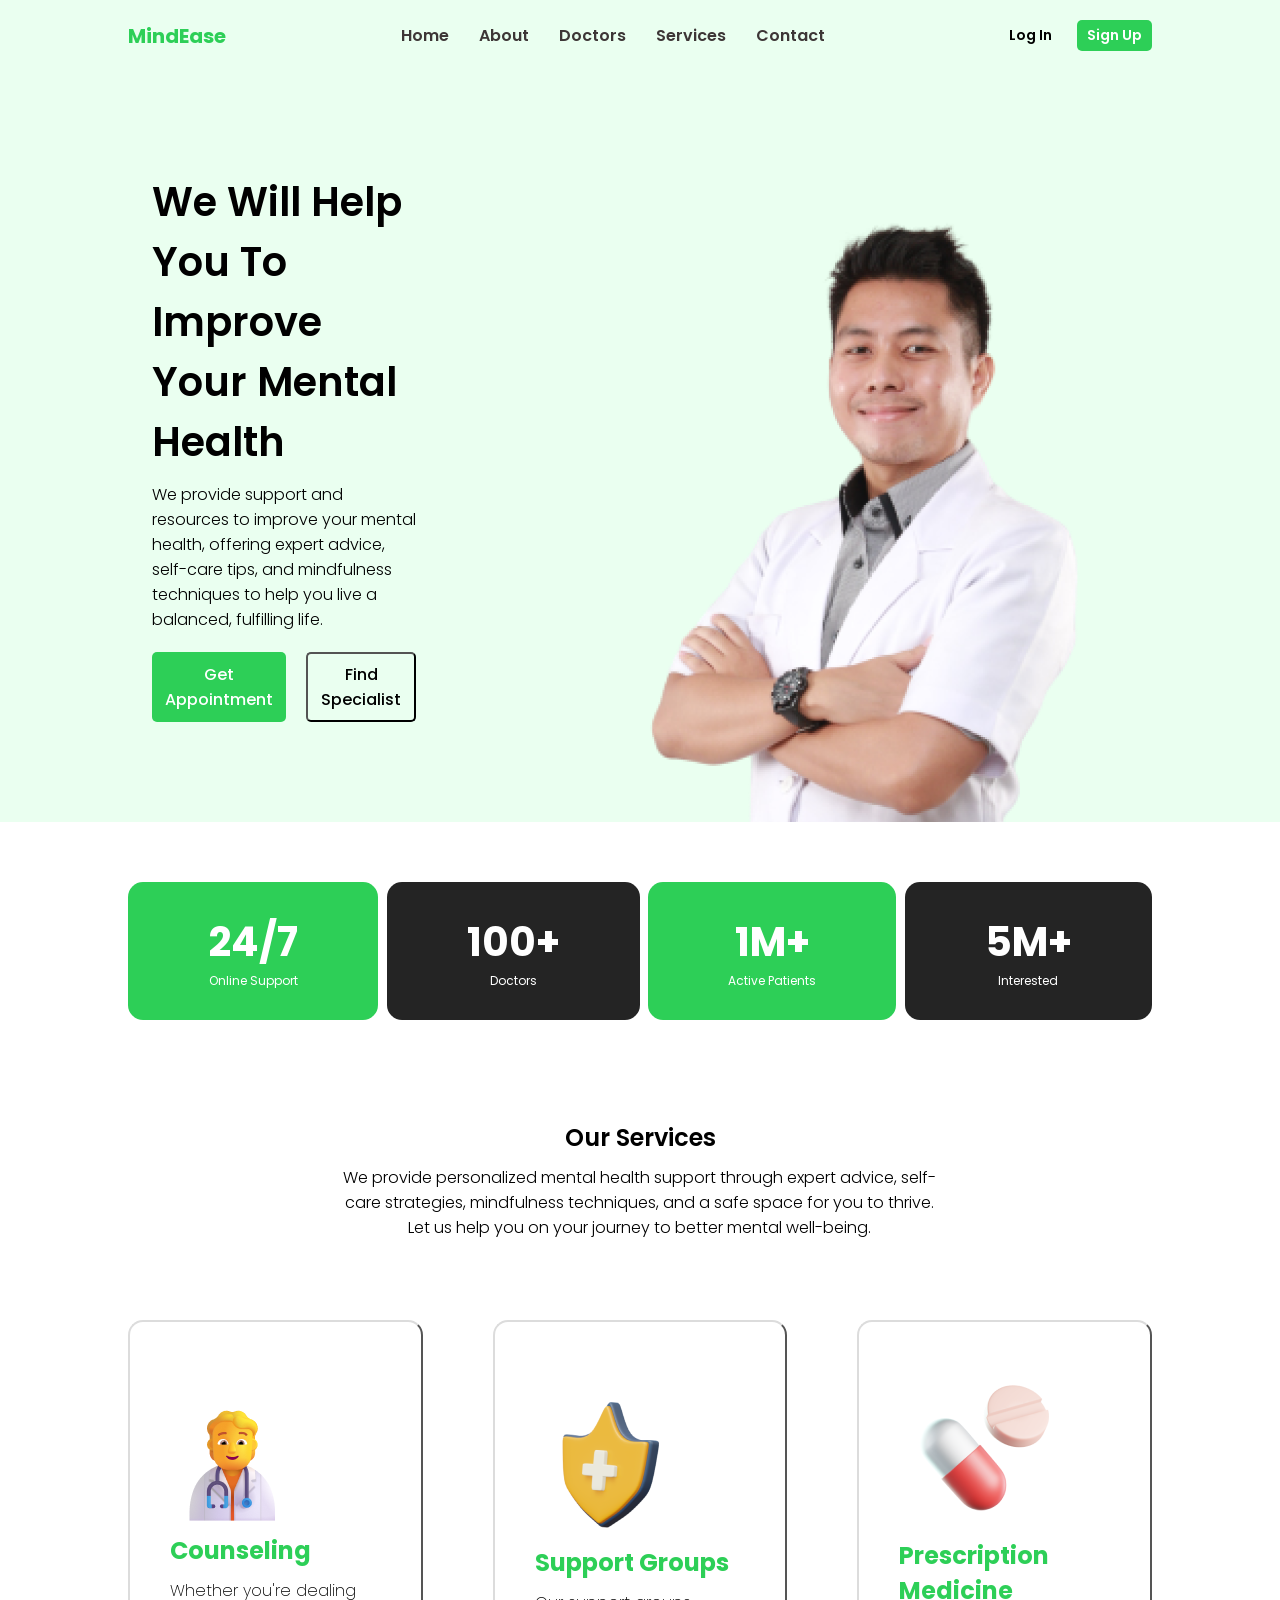
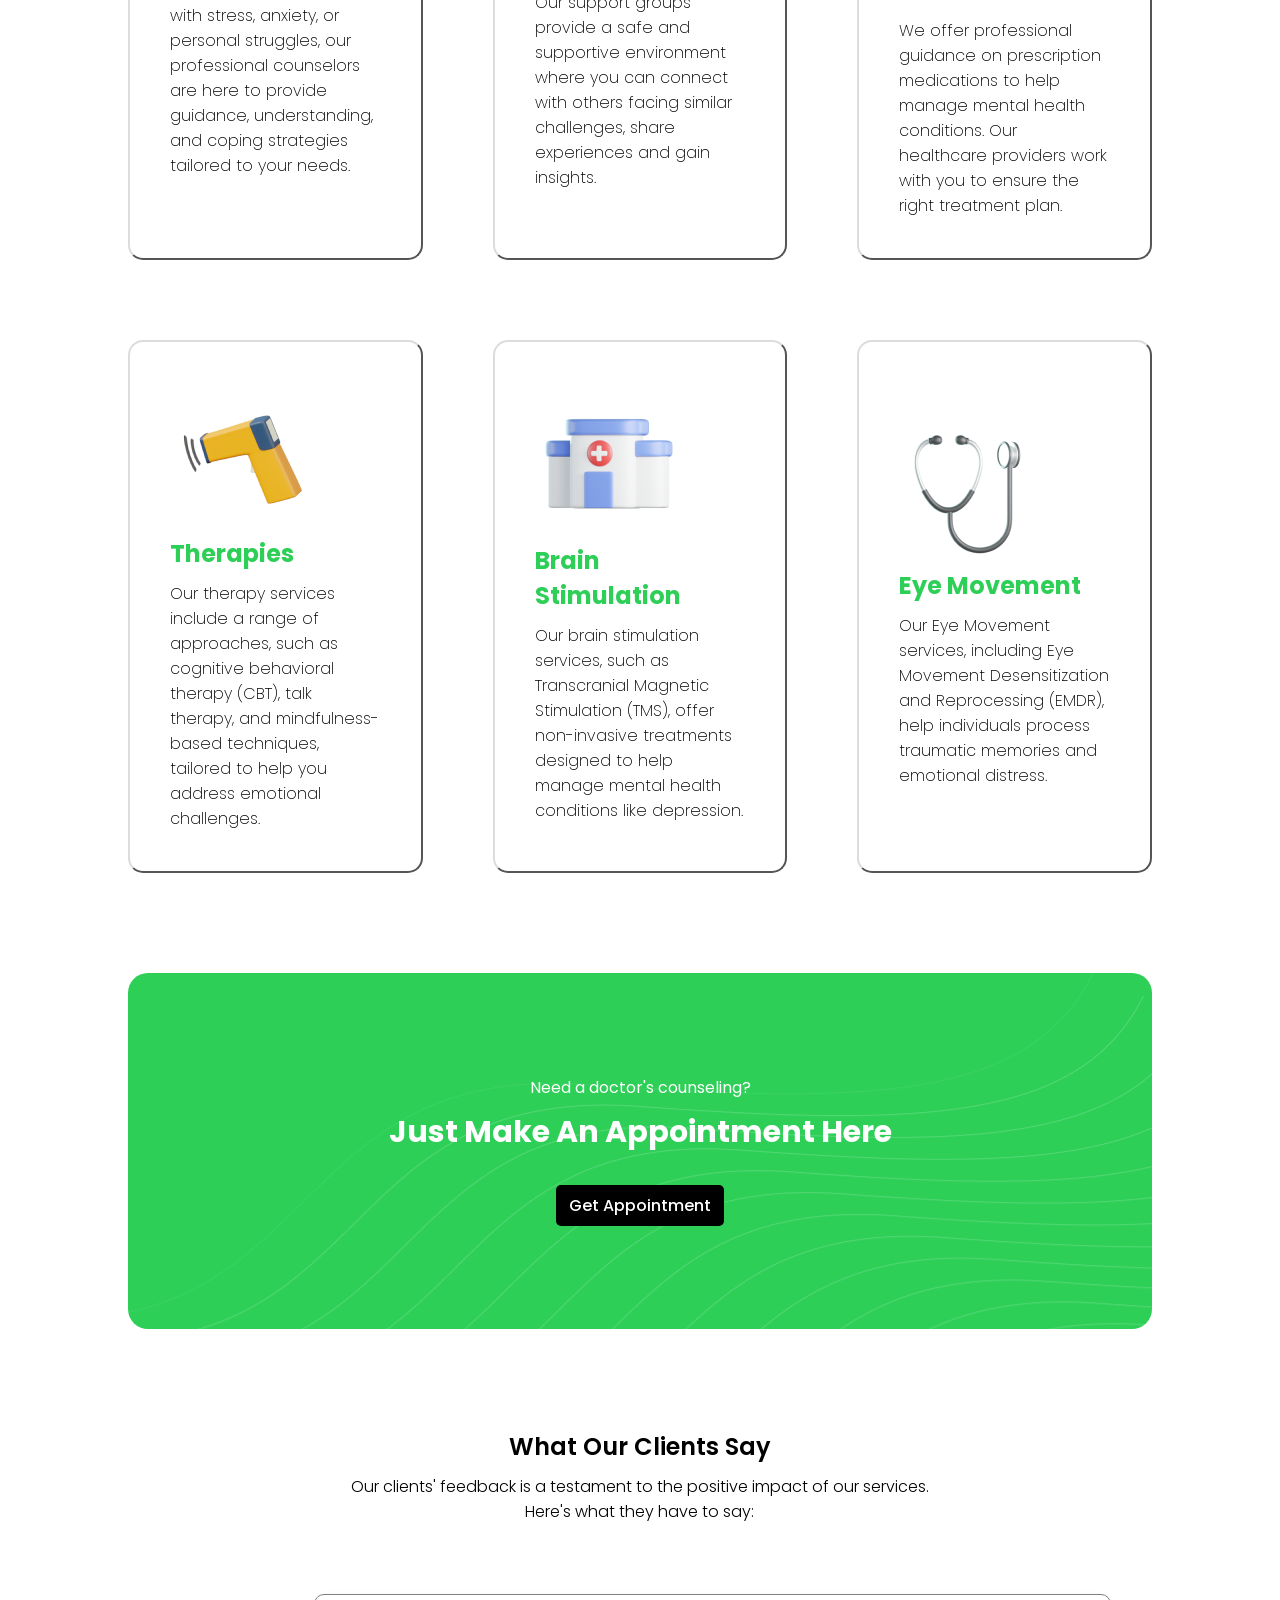
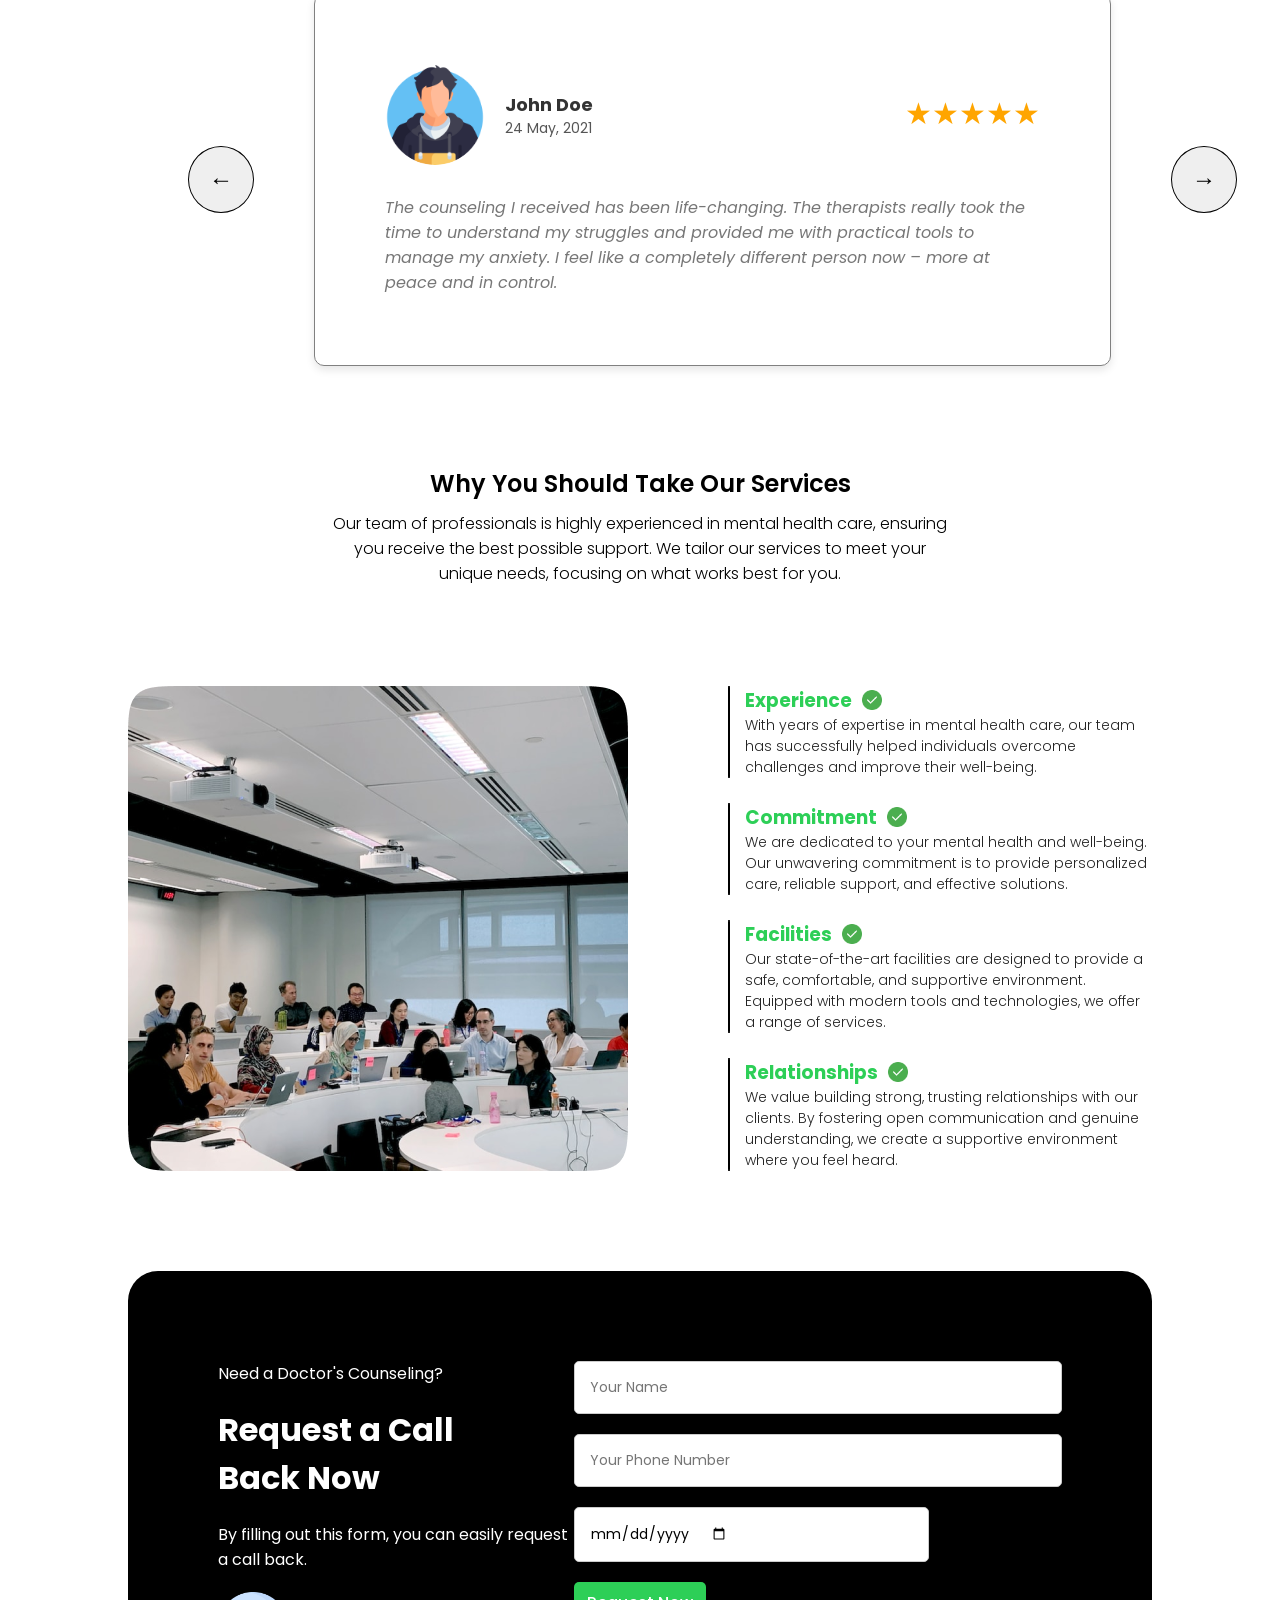
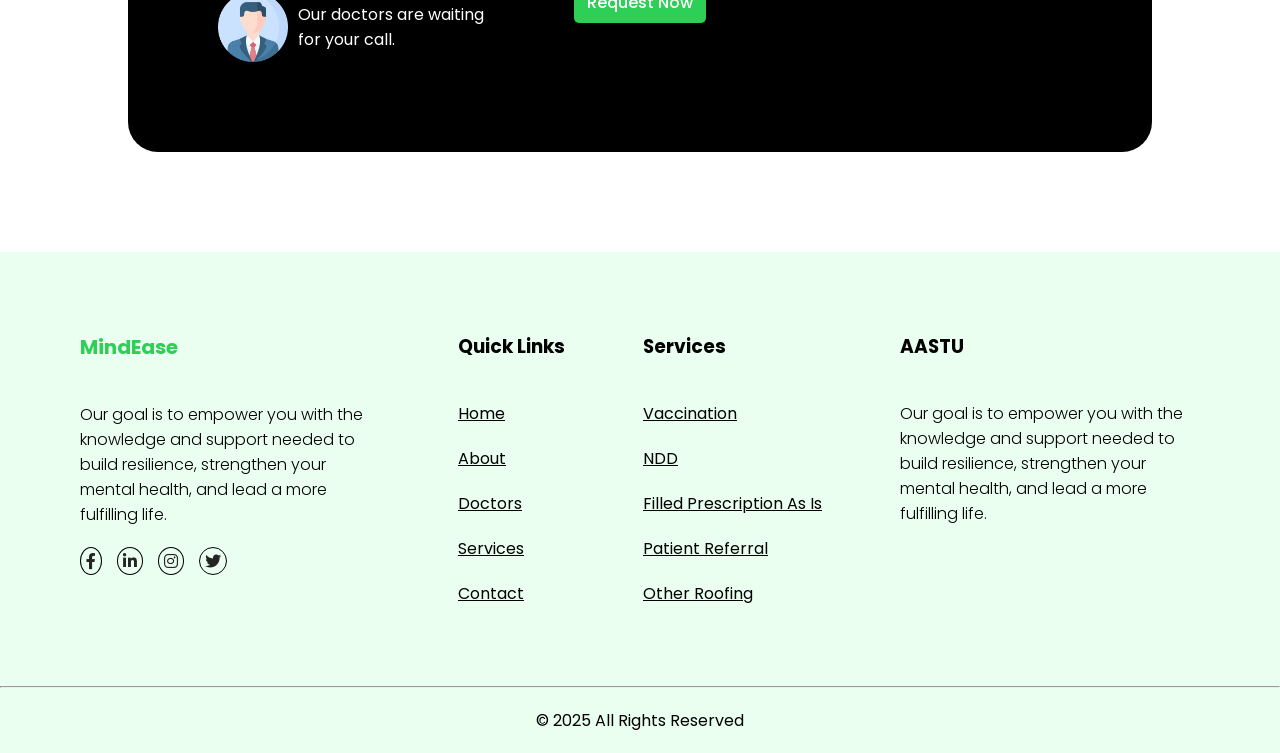
<file: index.html>
<!DOCTYPE html>
<!-- Homepage - shows navigation, hero section, services, reviews, and contact form -->
<html lang="en">

<head>
  <meta charset="UTF-8" />
  <!-- Makes page work on mobile devices -->
  <meta name="viewport" content="width=device-width, initial-scale=1.0" />
  <title>MindEase Mental Health Support</title>
  <!-- Small icon in browser tab -->
  <link rel="icon" href="images/clinic.png" />
  <!-- Link to CSS file -->
  <link rel="stylesheet" href="style.css" />

  <!-- Google Fonts -->
  <link rel="preconnect" href="https://fonts.googleapis.com" />
  <link rel="preconnect" href="https://fonts.gstatic.com" crossorigin />
  <link
    href="https://fonts.googleapis.com/css2?family=Poppins:ital,wght@0,100;0,200;0,300;0,400;0,500;0,600;0,700;0,800;0,900;1,100;1,200;1,300;1,400;1,500;1,600;1,700;1,800;1,900&display=swap"
    rel="stylesheet" />
  <!-- Icons library -->
  <link rel="stylesheet" href="https://cdnjs.cloudflare.com/ajax/libs/font-awesome/6.0.0-beta3/css/all.min.css" />
</head>

<body>
  <div class="container">
    <!-- Navigation bar at the top -->
    <header class="navbar">
      <!-- Logo -->
      <a href="#" class="blu">MindEase</a>
      <!-- Hamburger menu for mobile (3 lines) -->
      <div class="hamburger-menu">
        <span></span>
        <span></span>
        <span></span>
      </div>
      <!-- Navigation links -->
      <div class="navbar-lists">
        <a href="index.html">Home</a>
        <a href="about.html">About</a>
        <a href="doctors.html">Doctors</a>
        <!-- Scrolls to services section -->
        <a href="#our-services">Services</a>
        <!-- Scrolls to contact section -->
        <a href="#our-contact">Contact</a>
      </div>
      <!-- Login buttons -->
      <div class="navbar-btns">
        <button class="login-btn">Log In</button>
        <button class="signup-btn">Sign Up</button>
      </div>
    </header>

    <!-- Hero section - main banner at top -->
    <div class="hero-container">
      <div class="hero">
        <div class="hero-mini-container">
          <!-- Main title -->
          <h1 class="hero-h1">
            We Will Help You To Improve Your Mental Health
          </h1>
          <!-- Description -->
          <p class="hero-p1">
            We provide support and resources to improve your mental health,
            offering expert advice, self-care tips, and mindfulness techniques
            to help you live a balanced, fulfilling life.
          </p>
          <!-- Action buttons -->
          <div class="hero-btns">
            <button class="hero-btn1 signup-trigger">Get Appointment</button>
            <button class="hero-btn2" onclick="window.location.href='doctors.html'">Find Specialist</button>
          </div>
        </div>
        <!-- Hero image -->
        <img class="hero-img" src="images/hero-img.png" alt="Hero Image" />
      </div>
    </div>
  </div>

  <!-- Main content area -->
  <div class="other-sections">
    <!-- Statistics section - shows numbers -->
    <section class="section2">
      <div class="section2-greens">
        <h1 class="section2-h1">24/7</h1>
        <p class="section2-p">Online Support</p>
      </div>
      <div class="section2-blacks">
        <h1 class="section2-h1">100+</h1>
        <p class="section2-p">Doctors</p>
      </div>
      <div class="section2-greens">
        <h1 class="section2-h1">1M+</h1>
        <p class="section2-p">Active Patients</p>
      </div>
      <div class="section2-blacks">
        <h1 class="section2-h1">5M+</h1>
        <p class="section2-p">Interested</p>
      </div>
    </section>

    <!-- Services section - shows what we offer -->
    <section id="our-services" class="services">
      <div class="services-part">
        <h1 class="services-h1">Our Services</h1>
        <p class="services-p1">
          We provide personalized mental health support through expert advice,
          self-care strategies, mindfulness techniques, and a safe space for
          you to thrive. Let us help you on your journey to better mental
          well-being.
        </p>
      </div>

      <!-- First row of services -->
      <div class="services-container">
        <div class="service-card">
          <img class="service-img" src="images/counseling.png" alt="" />
          <h1 class="service-title">Counseling</h1>
          <p class="service-desc">
            Whether you're dealing with stress, anxiety, or personal
            struggles, our professional counselors are here to provide
            guidance, understanding, and coping strategies tailored to your
            needs.
          </p>
        </div>
        <div class="service-card">
          <img src="images/support-groups.png" alt="" />
          <h1 class="service-title">Support Groups</h1>
          <p class="service-desc">
            Our support groups provide a safe and supportive environment where
            you can connect with others facing similar challenges, share
            experiences and gain insights.
          </p>
        </div>
        <div class="service-card">
          <img src="images/prescription-medicine.png" alt="" />
          <h1 class="service-title">Prescription Medicine</h1>
          <p class="service-desc">
            We offer professional guidance on prescription medications to help
            manage mental health conditions. Our healthcare providers work
            with you to ensure the right treatment plan.
          </p>
        </div>
      </div>
      <!-- Second row of services -->
      <div class="services-container">
        <div class="service-card">
          <img class="service-img" src="images/therapies.png" alt="" />
          <h1 class="service-title">Therapies</h1>
          <p class="service-desc">
            Our therapy services include a range of approaches, such as
            cognitive behavioral therapy (CBT), talk therapy, and
            mindfulness-based techniques, tailored to help you address
            emotional challenges.
          </p>
        </div>
        <div class="service-card">
          <img src="images/brain-stimulation.png" alt="" />
          <h1 class="service-title">Brain Stimulation</h1>
          <p class="service-desc">
            Our brain stimulation services, such as Transcranial Magnetic
            Stimulation (TMS), offer non-invasive treatments designed to help
            manage mental health conditions like depression.
          </p>
        </div>
        <div class="service-card">
          <img src="images/eye-movement.png" alt="" />
          <h1 class="service-title">Eye Movement</h1>
          <p class="service-desc">
            Our Eye Movement services, including Eye Movement Desensitization
            and Reprocessing (EMDR), help individuals process traumatic
            memories and emotional distress.
          </p>
        </div>
      </div>
    </section>

    <!-- Appointment section -->
    <section id="our-contact" class="appointment-container">
      <p>Need a doctor's counseling?</p>
      <h1 class="ap-h1">Just Make An Appointment Here</h1>
      <button class="ap-btn signup-trigger">Get Appointment</button>
    </section>

    <!-- Reviews section - shows what clients say -->
    <section>
      <div class="clients-part">
        <h1 class="clients-h1">What Our Clients Say</h1>
        <p class="clients-p1">
          Our clients' feedback is a testament to the positive impact of our
          services. Here's what they have to say:
        </p>
      </div>

      <!-- Review carousel with left/right arrows -->
      <div class="clients-container">
        <!-- Left arrow - go to previous review -->
        <button class="arrow left" onclick="changeCard('left')">
          &#8592;
        </button>

        <!-- Review card - content changes when arrows clicked -->
        <div class="clients-card">
          <div class="card">
            <div class="mini-card">
              <!-- Client photo -->
              <img id="photo" src="images/boy.png" alt="Profile Picture" />
              <div>
                <!-- Client name -->
                <h2 id="name">John Doe</h2>
                <!-- Review date -->
                <p id="date">24 May, 2021</p>
              </div>
            </div>
            <!-- Star rating -->
            <p id="stars">★★★★★</p>
          </div>
          <!-- Review text -->
          <p id="writtenReview">
            The counseling I received has been life-changing. The therapists
            really took the time to understand my struggles and provided me
            with practical tools to manage my anxiety. I feel like a
            completely different person now – more at peace and in control.
          </p>
        </div>

        <!-- Right arrow - go to next review -->
        <button class="arrow right" onclick="changeCard('right')">
          &#8594;
        </button>
      </div>
    </section>

    <!-- Why choose us section - explains benefits -->
    <section>
      <div class="why-part">
        <h1 class="why-h1">Why You Should Take Our Services</h1>
        <p class="why-p1">
          Our team of professionals is highly experienced in mental health
          care, ensuring you receive the best possible support. We tailor our
          services to meet your unique needs, focusing on what works best for
          you.
        </p>
      </div>

      <div class="why-container">
        <!-- Image on left -->
        <img class="meeting-img" src="images/meeting.png" alt="" />

        <!-- List of reasons on right -->
        <div class="why-lists">
          <div>
            <div class="why-reasons">
              <img src="images/line.png" alt="" />
              <div class="inside-why">
                <div class="last-why">
                  <h3 class="why-h3">Experience</h3>
                  <img class="correct-img" src="images/correct.png" alt="" />
                </div>
                <p class="why-p">
                  With years of expertise in mental health care, our team has
                  successfully helped individuals overcome challenges and
                  improve their well-being.
                </p>
              </div>
            </div>
          </div>
          <div>
            <div class="why-reasons">
              <img src="images/line.png" alt="" />
              <div class="inside-why">
                <div class="last-why">
                  <h3 class="why-h3">Commitment</h3>
                  <img class="correct-img" src="images/correct.png" alt="" />
                </div>
                <p class="why-p">
                  We are dedicated to your mental health and well-being. Our
                  unwavering commitment is to provide personalized care,
                  reliable support, and effective solutions.
                </p>
              </div>
            </div>
          </div>
          <div>
            <div class="why-reasons">
              <img src="images/line.png" alt="" />
              <div class="inside-why">
                <div class="last-why">
                  <h3 class="why-h3">Facilities</h3>
                  <img class="correct-img" src="images/correct.png" alt="" />
                </div>
                <p class="why-p">
                  Our state-of-the-art facilities are designed to provide a
                  safe, comfortable, and supportive environment. Equipped with
                  modern tools and technologies, we offer a range of services.
                </p>
              </div>
            </div>
          </div>
          <div>
            <div class="why-reasons">
              <img src="images/line.png" alt="" />
              <div class="inside-why">
                <div class="last-why">
                  <h3 class="why-h3">Relationships</h3>
                  <img class="correct-img" src="images/correct.png" alt="" />
                </div>
                <p class="why-p">
                  We value building strong, trusting relationships with our
                  clients. By fostering open communication and genuine
                  understanding, we create a supportive environment where you
                  feel heard.
                </p>
              </div>
            </div>
          </div>
        </div>
      </div>
    </section>

    <!-- Contact form section -->
    <section>
      <div class="request-section">
        <!-- Left side - form description -->
        <div class="request-left">
          <p>Need a Doctor's Counseling?</p>
          <h1>Request a Call Back Now</h1>
          <p>By filling out this form, you can easily request a call back.</p>
          <div class="doc-request">
            <img class="profile-img" src="images/profile.png" alt="" />
            <p>Our doctors are waiting for your call.</p>
          </div>
        </div>

        <!-- Right side - contact form -->
        <div id="requestFormContainer">
          <form class="request-right" id="requestForm">
            <input type="text" name="name" placeholder="Your Name" class="input" required />
            <input type="number" name="phone" placeholder="Your Phone Number" class="input" required />
            <input type="date" name="date" class="input" required />
            <button type="submit" class="submit-btn">Request Now</button>
          </form>
        </div>
        <div id="requestSuccess">
          <i class="fas fa-check-circle"></i>
          <h3>Thank You!</h3>
          <p>We will call you back shortly.</p>
        </div>
        <div></div>
      </div>
    </section>
  </div>

  <!-- Footer - company info and links -->
  <footer class="footer-container">
    <div class="footer">
      <!-- Company info and social media -->
      <div>
        <a href="#" class="blu">MindEase</a>
        <p class="footer-p1">
          Our goal is to empower you with the knowledge and support needed to
          build resilience, strengthen your mental health, and lead a more
          fulfilling life.
        </p>
        <!-- Social media icons -->
        <div class="links">
          <a href="#" class="social-link">
            <i class="fab fa-facebook-f"></i>
          </a>
          <a href="#" class="social-link">
            <i class="fab fa-linkedin-in"></i>
          </a>
          <a href="#" class="social-link">
            <i class="fab fa-instagram"></i>
          </a>
          <a href="#" class="social-link">
            <i class="fab fa-twitter"></i>
          </a>
        </div>
      </div>
      <!-- Quick links -->
      <div>
        <h3 class="footer-h3">Quick Links</h3>
        <div class="footer-links">
          <a href="index.html">Home</a>
          <a href="about.html">About</a>
          <a href="doctors.html">Doctors</a>
          <a href="#our-services">Services</a>
          <a href="#our-contact">Contact</a>
        </div>
      </div>
      <!-- Services links -->
      <div>
        <h3 class="footer-h3">Services</h3>
        <div class="footer-links">
          <a href="#">Vaccination</a>
          <a href="#">NDD</a>
          <a href="#">Filled Prescription As Is</a>
          <a href="#">Patient Referral</a>
          <a href="#">Other Roofing</a>
        </div>
      </div>
      <!-- Additional info -->
      <div>
        <h3 class="footer-h3">AASTU</h3>
        <p class="footer-p1">
          Our goal is to empower you with the knowledge and support needed to
          build resilience, strengthen your mental health, and lead a more
          fulfilling life.
        </p>
      </div>
    </div>
    <hr />
    <p class="footer-p">&copy; 2025 All Rights Reserved</p>
  </footer>

  <!-- Link to JavaScript file -->
  <script src="main.js"></script>

  <!-- Signup Modal Structure -->
  <div id="signupModal" class="modal-overlay">
    <div class="modal-content">
      <span class="close-btn">&times;</span>

      <!-- Container for the Sign Up Form -->
      <div id="signupFormContainer">
        <h1 class="modal-h1">Sign Up</h1>
        <div id="signupError" class="error-message"></div>
        <form class="modal-form" id="signupForm">
          <input type="text" name="fullname" class="modal-input" placeholder="Full Name" required />
          <input type="number" name="age" class="modal-input" placeholder="Age" required />
          <input type="email" name="email" class="modal-input" placeholder="Email Address" required />
          <input type="tel" name="phone" class="modal-input" placeholder="Phone Number" required />
          <input type="password" name="password" class="modal-input" placeholder="Password" required />
          <input type="password" name="confirm_password" class="modal-input" placeholder="Confirm Password" required />
          <button type="submit" class="modal-submit-btn">Register</button>
        </form>
      </div>

      <!-- Container for the Success Message (Hidden by default) -->
      <div id="signupSuccess" class="success-message">
        <div class="success-icon">
          <i class="fas fa-check-circle"></i>
        </div>
        <h1 class="success-title">Success!</h1>
        <p class="success-text">You have successfully registered.</p>
      </div>
    </div>
  </div>

  <!-- Login Modal Structure -->
  <div id="loginModal" class="modal-overlay">
    <div class="modal-content">
      <span class="close-btn login-close">&times;</span>

      <!-- Container for the Login Form -->
      <div id="loginFormContainer">
        <h1 class="modal-h1">Log In</h1>
        <form class="modal-form" id="loginForm">
          <input type="text" name="email" class="modal-input" placeholder="Patient Name / Email" required />
          <input type="password" name="password" class="modal-input" placeholder="Password" required />
          <button type="submit" class="modal-submit-btn">Log In</button>
        </form>
      </div>

      <!-- Container for the Success Message (Hidden by default) -->
      <div id="loginSuccess" class="success-message">
        <div class="success-icon">
          <i class="fas fa-check-circle"></i>
        </div>
        <h1 class="success-title">Success!</h1>
        <p class="success-text">You have successfully logged in.</p>
      </div>
    </div>
  </div>
</body>

</html>
</file>
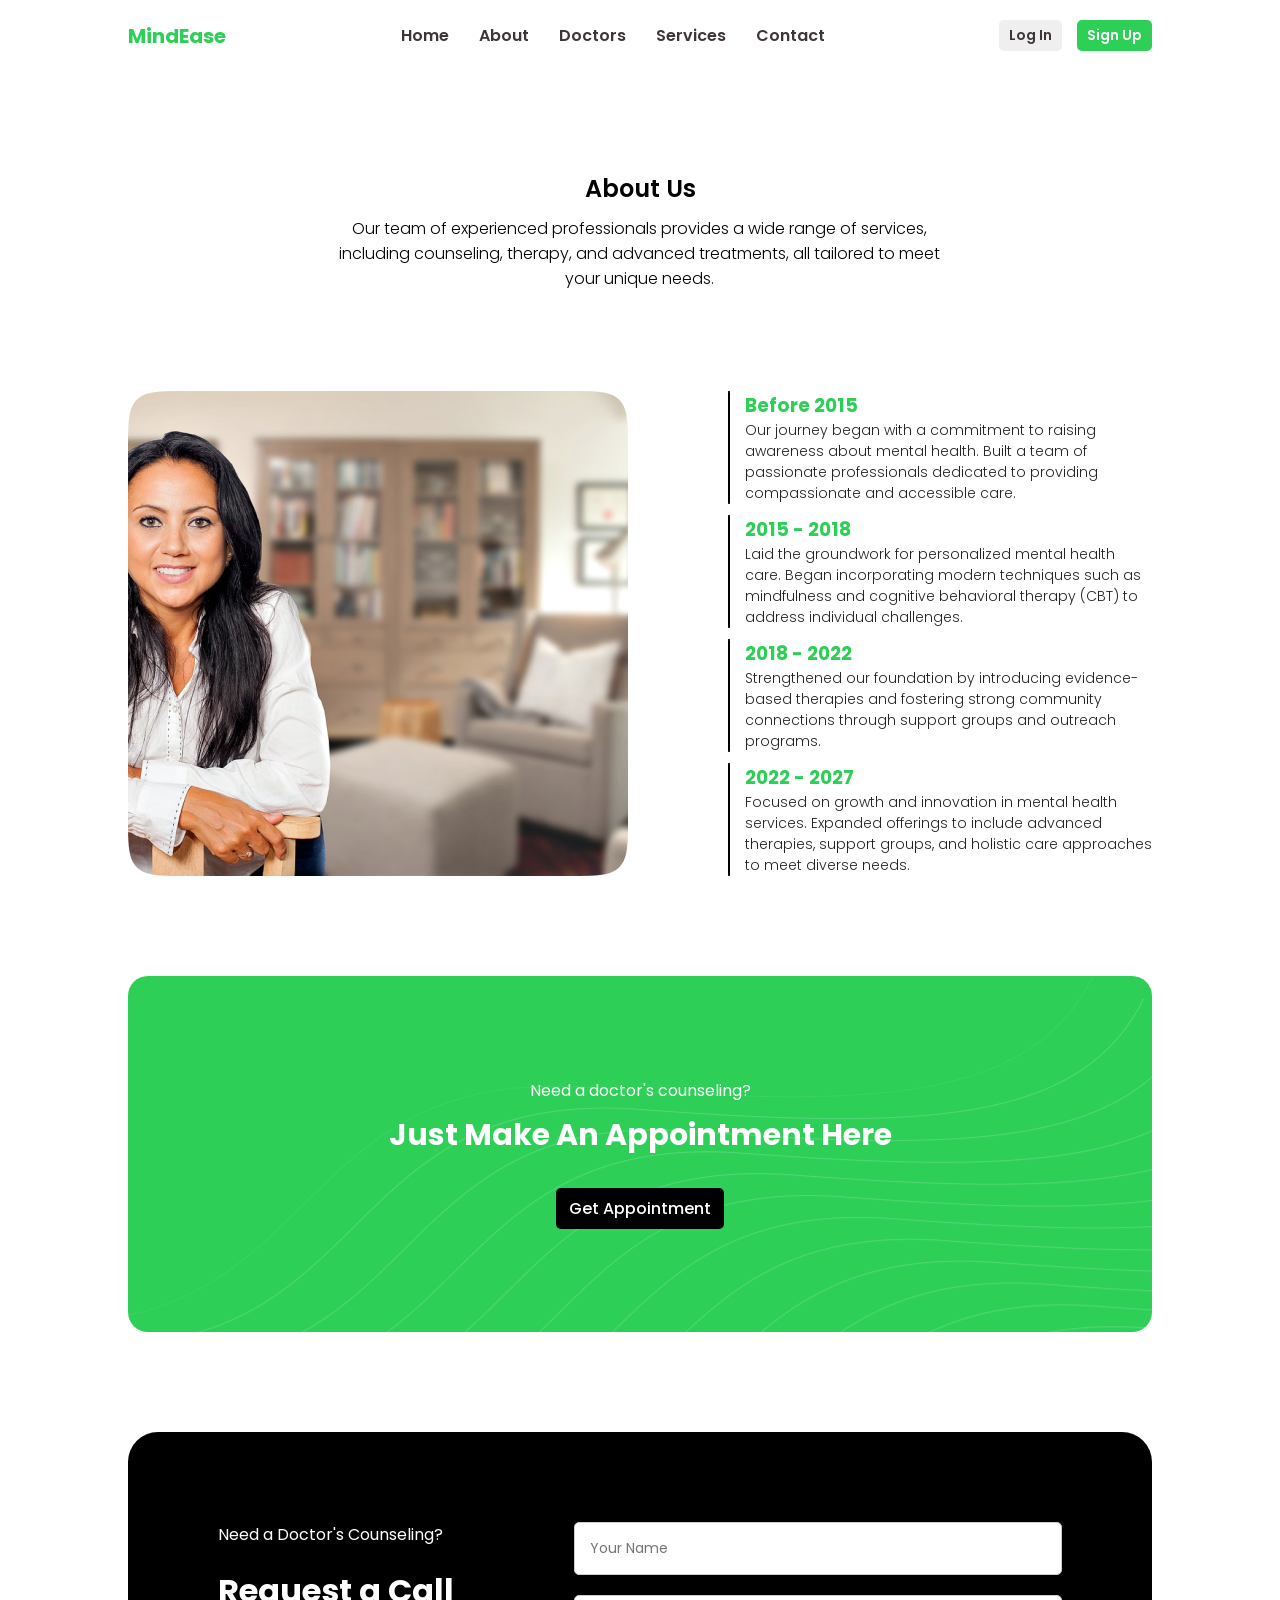
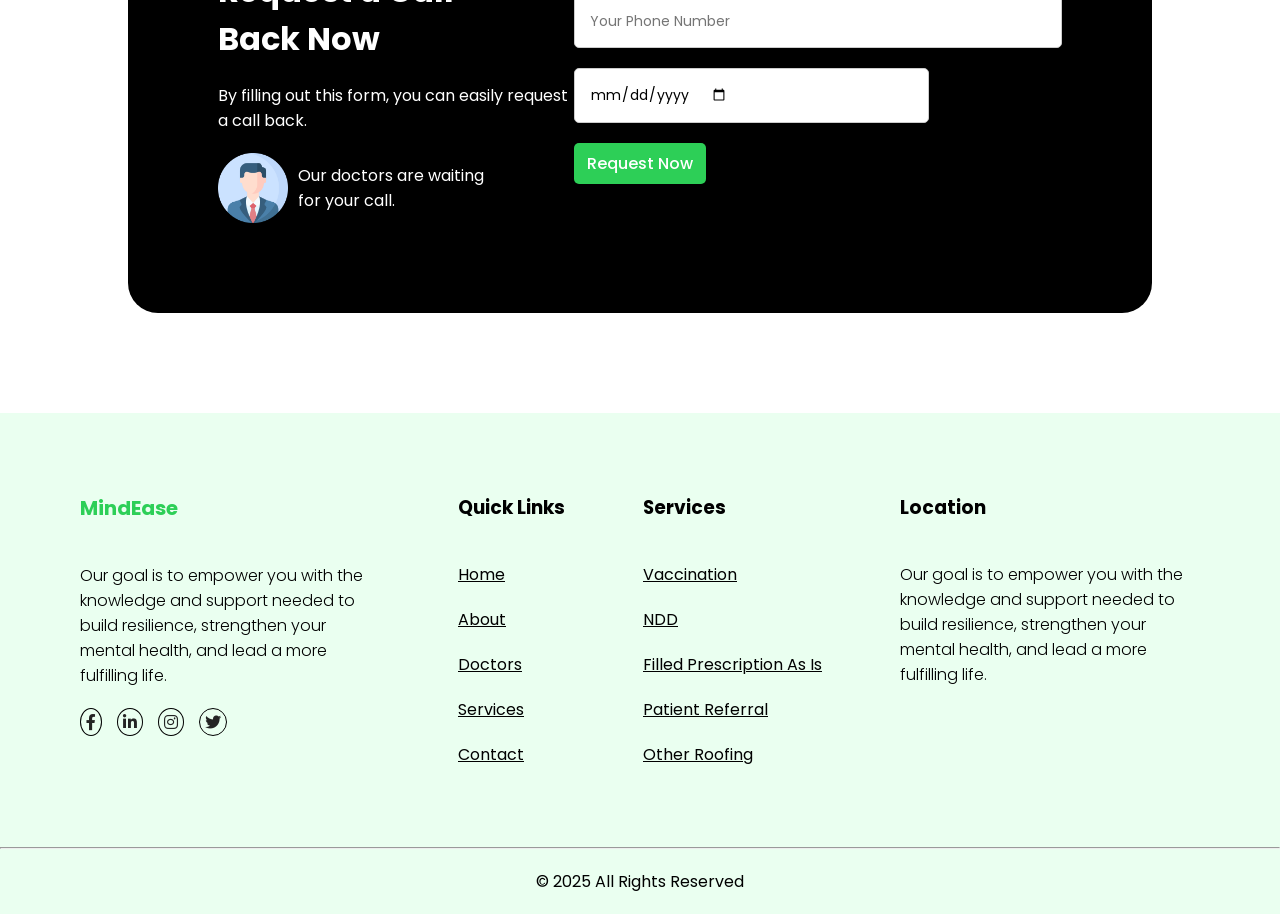
<file: about.html>
<!DOCTYPE html>
<!-- About page - shows company history and timeline -->
<html lang="en">

<head>
    <meta charset="UTF-8" />
    <meta name="viewport" content="width=device-width, initial-scale=1.0" />
    <title>MindEase Mental Health Support</title>
    <link rel="icon" href="images/clinic.png" />
    <link rel="stylesheet" href="about.css" />


    <!-- Google Fonts: Preconnect to font servers for faster loading -->
    <link rel="preconnect" href="https://fonts.googleapis.com" />
    <link rel="preconnect" href="https://fonts.gstatic.com" crossorigin />
    <!-- Import 'Poppins' font family with various weights (100-900) and styles (italic) -->
    <link
        href="https://fonts.googleapis.com/css2?family=Poppins:ital,wght@0,100;0,200;0,300;0,400;0,500;0,600;0,700;0,800;0,900;1,100;1,200;1,300;1,400;1,500;1,600;1,700;1,800;1,900&display=swap"
        rel="stylesheet" />
    <!-- Font Awesome: External library for icons (e.g., social media logos, hamburger menu) -->
    <link rel="stylesheet" href="https://cdnjs.cloudflare.com/ajax/libs/font-awesome/6.0.0-beta3/css/all.min.css" />
</head>

<body>
    <div class="container">
        <!-- Navigation bar - contains logo, hamburger menu, and links -->
        <header class="navbar">
            <!-- Brand Logo pointing to homepage -->
            <a href="#" class="blu">MindEase</a>
            <div class="hamburger-menu">
                <span></span>
                <span></span>
                <span></span>
            </div>
            <div class="navbar-lists">
                <a href="index.html">Home</a>
                <a href="about.html">About</a>
                <a href="doctors.html">Doctors</a>
                <a href="index.html#our-services">Services</a>
                <a href="#our-contact">Contact</a>
            </div>
            <div class="navbar-btns">
                <button class="login-btn">Log In</button>
                <button class="signup-btn">Sign Up</button>
            </div>
        </header>
    </div>

    <div class="other-sections">
        <!-- Company history timeline - shows milestones from 2015 to present -->
        <section>
            <div class="why-part">
                <h1 class="why-h1">About Us</h1>
                <p class="why-p1">
                    Our team of experienced professionals provides a wide range of
                    services, including counseling, therapy, and advanced treatments,
                    all tailored to meet your unique needs.
                </p>
            </div>

            <div class="why-container">
                <!-- Left side: Illustrative image -->
                <img class="meeting-img" src="images/about.png" alt="" />

                <!-- Right side: Chronological list of company history -->
                <div class="why-lists">
                    <div>
                        <div class="why-reasons">
                            <img src="images/line.png" alt="" />
                            <div class="inside-why">
                                <div class="last-why">
                                    <h3 class="why-h3">Before 2015</h3>
                                </div>
                                <p class="why-p">
                                    Our journey began with a commitment to raising awareness
                                    about mental health. Built a team of passionate
                                    professionals dedicated to providing compassionate and
                                    accessible care.
                                </p>
                            </div>
                        </div>
                    </div>
                    <div>
                        <div class="why-reasons">
                            <img src="images/line.png" alt="" />
                            <div class="inside-why">
                                <div class="last-why">
                                    <h3 class="why-h3">2015 - 2018</h3>
                                </div>
                                <p class="why-p">
                                    Laid the groundwork for personalized mental health care.
                                    Began incorporating modern techniques such as mindfulness
                                    and cognitive behavioral therapy (CBT) to address individual
                                    challenges.
                                </p>
                            </div>
                        </div>
                    </div>
                    <div>
                        <div class="why-reasons">
                            <img src="images/line.png" alt="" />
                            <div class="inside-why">
                                <div class="last-why">
                                    <h3 class="why-h3">2018 - 2022</h3>
                                </div>
                                <p class="why-p">
                                    Strengthened our foundation by introducing evidence-based
                                    therapies and fostering strong community connections through
                                    support groups and outreach programs.
                                </p>
                            </div>
                        </div>
                    </div>
                    <div>
                        <div class="why-reasons">
                            <img src="images/line.png" alt="" />
                            <div class="inside-why">
                                <div class="last-why">
                                    <h3 class="why-h3">2022 - 2027</h3>
                                </div>
                                <p class="why-p">
                                    Focused on growth and innovation in mental health services.
                                    Expanded offerings to include advanced therapies, support
                                    groups, and holistic care approaches to meet diverse needs.
                                </p>
                            </div>
                        </div>
                    </div>
                </div>
            </div>
        </section>

        <!-- Appointment section - call to action for booking -->
        <section id="our-contact" class="appointment-container">
            <p>Need a doctor's counseling?</p>
            <h1 class="ap-h1">Just Make An Appointment Here</h1>
            <button class="ap-btn signup-trigger">Get Appointment</button>
        </section>

        <!-- Contact form - allows users to request a call back -->
        <section>
            <div class="request-section">
                <div class="request-left">
                    <p>Need a Doctor's Counseling?</p>
                    <h1>Request a Call Back Now</h1>
                    <p>By filling out this form, you can easily request a call back.</p>
                    <div class="doc-request">
                        <img class="profile-img" src="images/profile.png" alt="" />
                        <p>Our doctors are waiting for your call.</p>
                    </div>
                </div>
                <div id="requestFormContainer">
                    <form class="request-right" id="requestForm">
                        <input type="text" name="name" placeholder="Your Name" class="input" required />
                        <input type="number" name="phone" placeholder="Your Phone Number" class="input" required />
                        <input type="date" name="date" class="input" required />
                        <button type="submit" class="submit-btn">Request Now</button>
                    </form>
                </div>
                <div id="requestSuccess">
                    <i class="fas fa-check-circle"></i>
                    <h3>Thank You!</h3>
                    <p>We will call you back shortly.</p>
                </div>
                <div></div>
            </div>
        </section>
    </div>

    <!-- Footer - contains company info, links, and copyright -->
    <footer class="footer-container">
        <div class="footer">
            <div>
                <a href="#" class="blu">MindEase</a>
                <p class="footer-p1">
                    Our goal is to empower you with the knowledge and support needed to
                    build resilience, strengthen your mental health, and lead a more
                    fulfilling life.
                </p>
                <div class="links">
                    <a href="#" class="social-link">
                        <i class="fab fa-facebook-f"></i>
                    </a>
                    <a href="#" class="social-link">
                        <i class="fab fa-linkedin-in"></i>
                    </a>
                    <a href="#" class="social-link">
                        <i class="fab fa-instagram"></i>
                    </a>
                    <a href="#" class="social-link">
                        <i class="fab fa-twitter"></i>
                    </a>
                </div>
            </div>
            <div>
                <h3 class="footer-h3">Quick Links</h3>
                <div class="footer-links">
                    <a href="index.html">Home</a>
                    <a href="about.html">About</a>
                    <a href="doctors.html">Doctors</a>
                    <a href="index.html#our-services">Services</a>
                    <a href="#our-contact">Contact</a>
                </div>
            </div>
            <div>
                <h3 class="footer-h3">Services</h3>
                <div class="footer-links">
                    <a href="#">Vaccination</a>
                    <a href="#">NDD</a>
                    <a href="#">Filled Prescription As Is</a>
                    <a href="#">Patient Referral</a>
                    <a href="#">Other Roofing</a>
                </div>
            </div>
            <div>
                <h3 class="footer-h3">Location</h3>
                <p class="footer-p1">
                    Our goal is to empower you with the knowledge and support needed to
                    build resilience, strengthen your mental health, and lead a more
                    fulfilling life.
                </p>
            </div>
        </div>
        <hr />
        <p class="footer-p">&copy; 2025 All Rights Reserved</p>
    </footer>

    <script src="main.js"></script>

    <!-- Signup Modal Structure -->
    <div id="signupModal" class="modal-overlay">
        <div class="modal-content">
            <span class="close-btn">&times;</span>

            <div id="signupFormContainer">
                <h1 class="modal-h1">Sign Up</h1>
                <div id="signupError" class="error-message"></div>
                <form class="modal-form" id="signupForm">
                    <input type="text" name="fullname" class="modal-input" placeholder="Full Name" required />
                    <input type="number" name="age" class="modal-input" placeholder="Age" required />
                    <input type="email" name="email" class="modal-input" placeholder="Email Address" required />
                    <input type="tel" name="phone" class="modal-input" placeholder="Phone Number" required />
                    <input type="password" name="password" class="modal-input" placeholder="Password" required />
                    <input type="password" name="confirm_password" class="modal-input" placeholder="Confirm Password"
                        required />
                    <button type="submit" class="modal-submit-btn">Register</button>
                </form>
            </div>

            <div id="signupSuccess" class="success-message">
                <div class="success-icon">
                    <i class="fas fa-check-circle"></i>
                </div>
                <h1 class="success-title">Success!</h1>
                <p class="success-text">You have successfully registered.</p>
            </div>
        </div>
    </div>

    <!-- Login Modal Structure -->
    <div id="loginModal" class="modal-overlay">
        <div class="modal-content">
            <span class="close-btn login-close">&times;</span>

            <!-- Container for the Login Form -->
            <div id="loginFormContainer">
                <h1 class="modal-h1">Log In</h1>
                <form class="modal-form" id="loginForm">
                    <input type="text" name="email" class="modal-input" placeholder="Patient Name / Email" required />
                    <input type="password" name="password" class="modal-input" placeholder="Password" required />
                    <button type="submit" class="modal-submit-btn">Log In</button>
                </form>
            </div>

            <!-- Container for the Success Message (Hidden by default) -->
            <div id="loginSuccess" class="success-message">
                <div class="success-icon">
                    <i class="fas fa-check-circle"></i>
                </div>
                <h1 class="success-title">Success!</h1>
                <p class="success-text">You have successfully logged in.</p>
            </div>
        </div>
    </div>
</body>

</html>
</file>
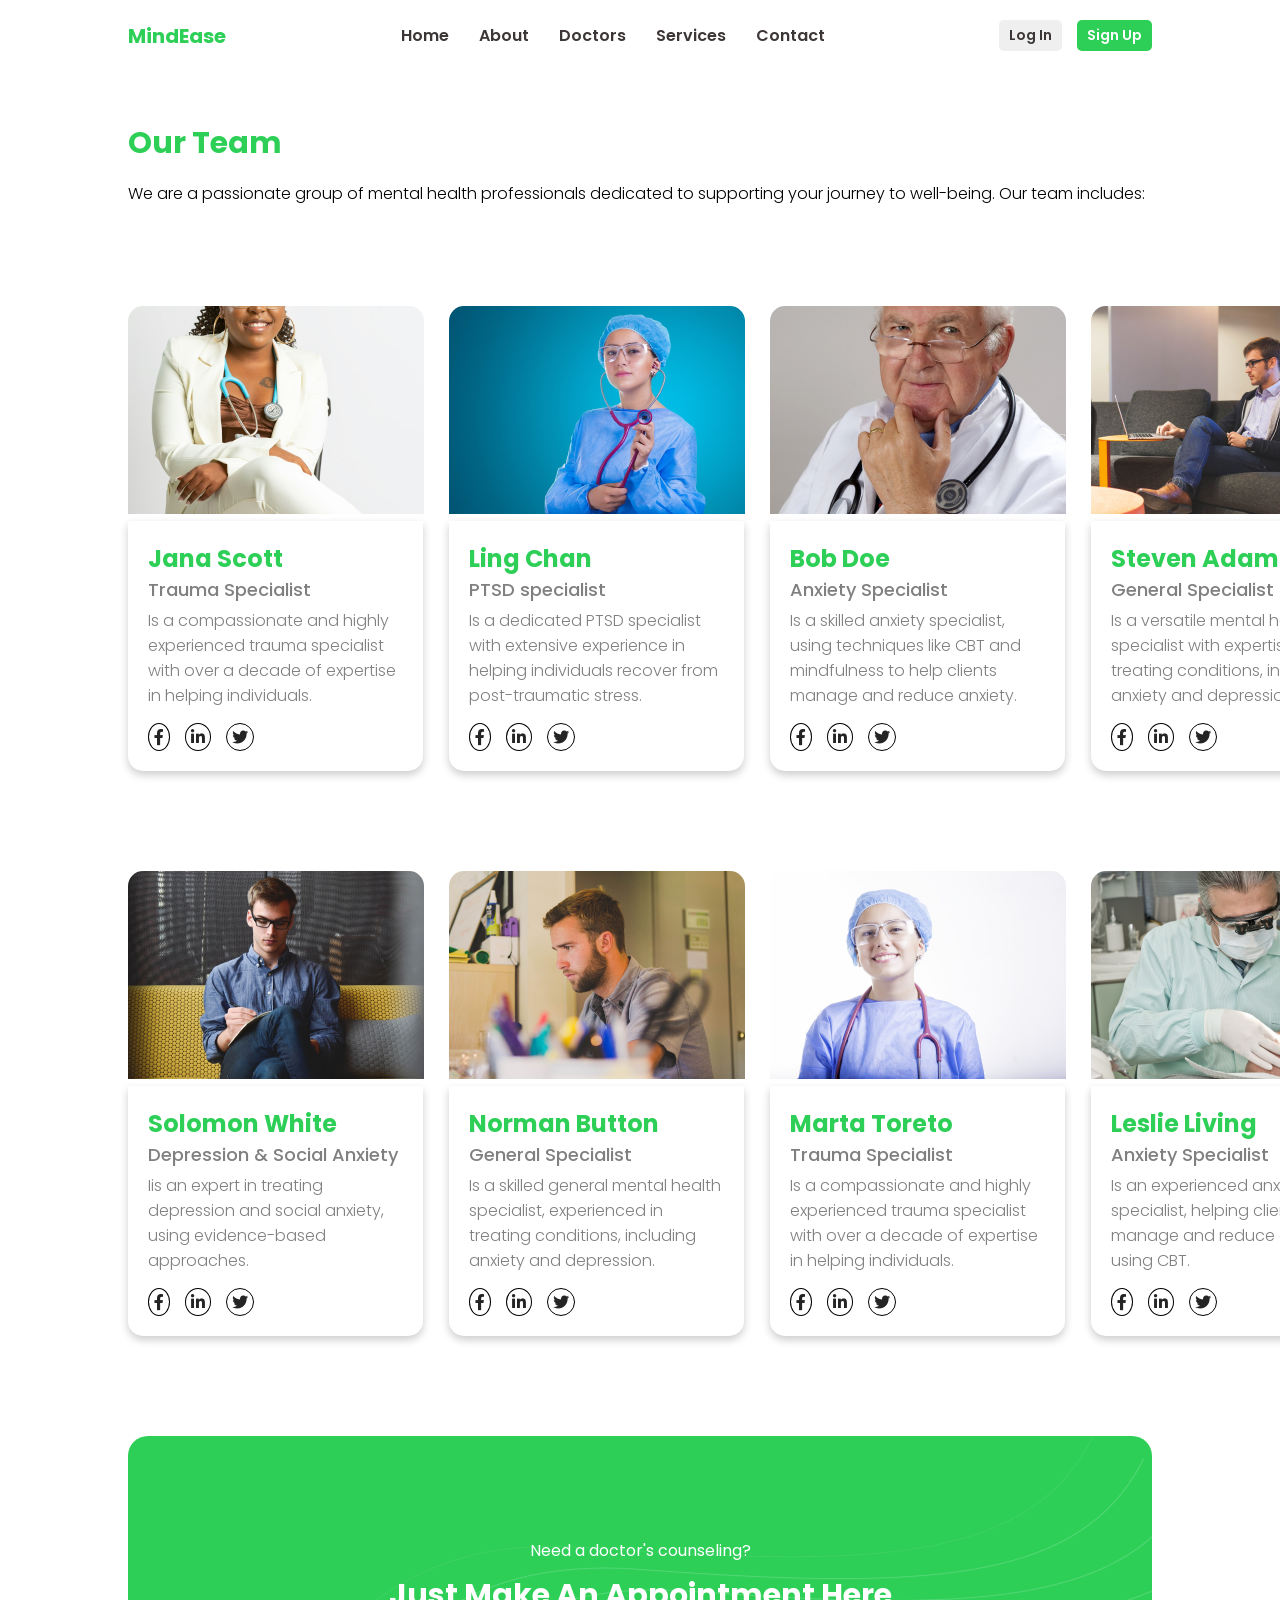
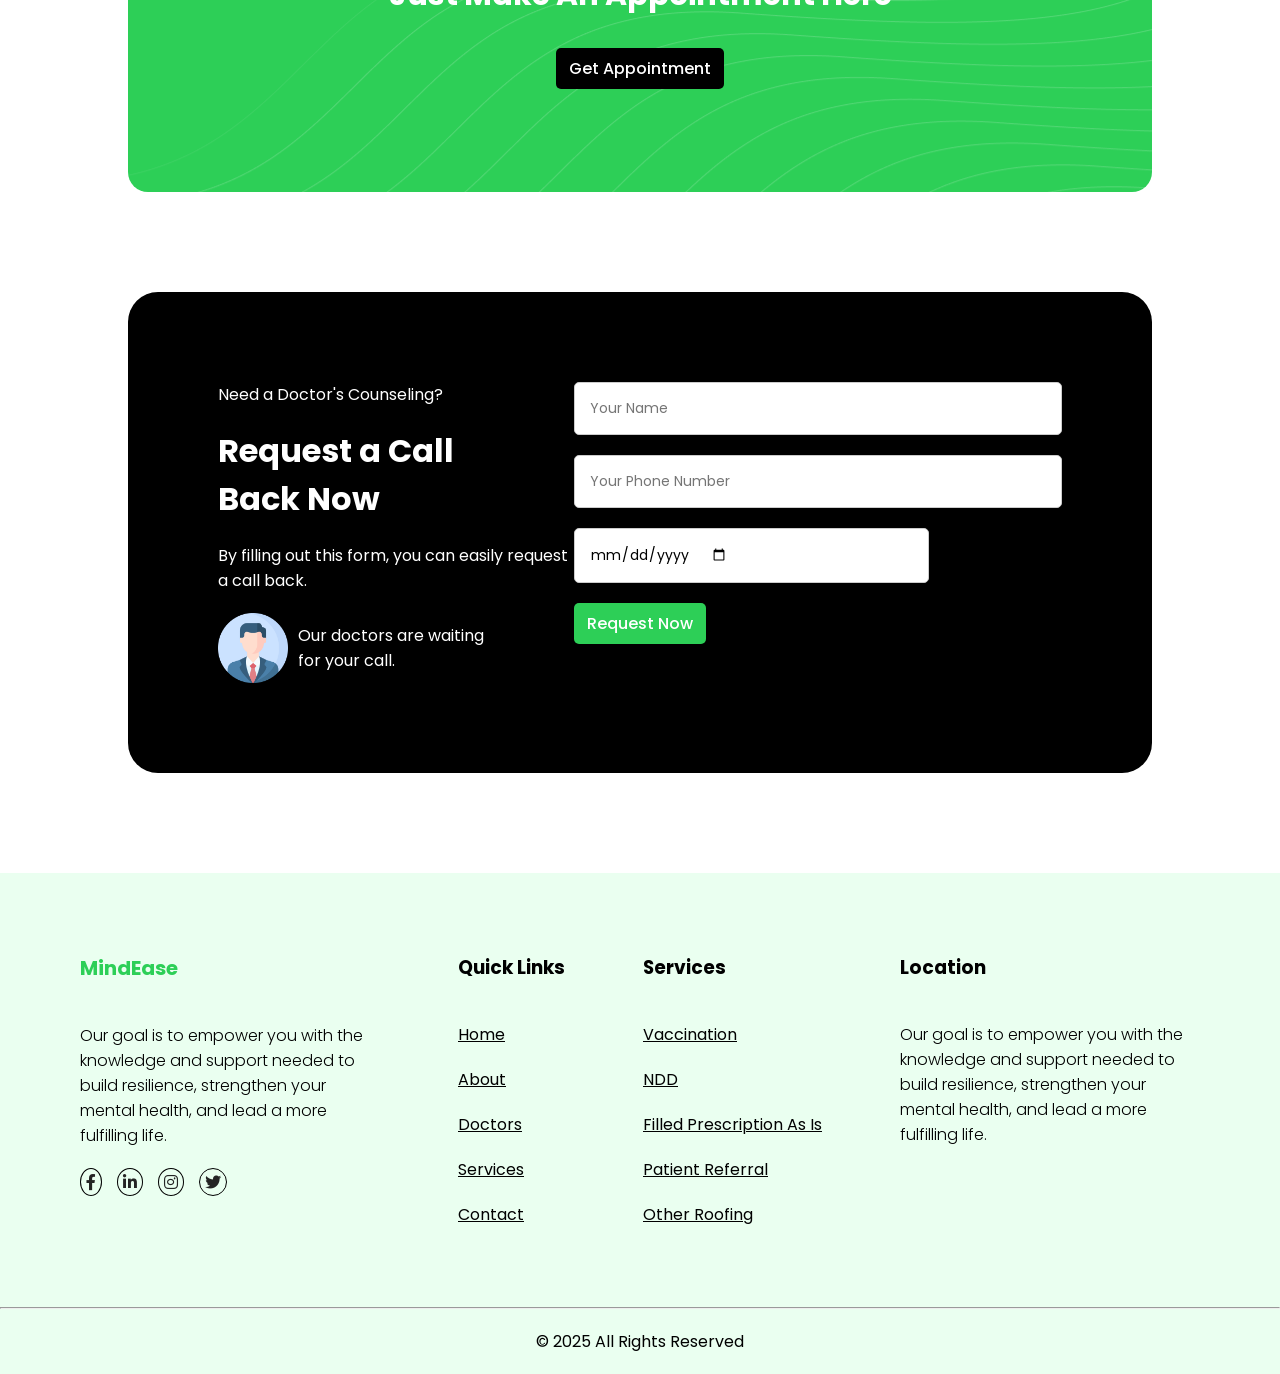
<file: doctors.html>
<!DOCTYPE html>
<!-- Doctors page - shows team members and their specialties -->
<html lang="en">

<head>
    <meta charset="UTF-8" />
    <meta name="viewport" content="width=device-width, initial-scale=1.0" />
    <title>MindEase Mental Health Support</title>
    <link rel="icon" href="images/clinic.png" />
    <link rel="stylesheet" href="doctors.css" />

    <!-- Google Fonts: Preconnect to font servers for faster loading -->
    <link rel="preconnect" href="https://fonts.googleapis.com" />
    <link rel="preconnect" href="https://fonts.gstatic.com" crossorigin />
    <!-- Import 'Poppins' font family with various weights (100-900) and styles (italic) -->
    <link
        href="https://fonts.googleapis.com/css2?family=Poppins:ital,wght@0,100;0,200;0,300;0,400;0,500;0,600;0,700;0,800;0,900;1,100;1,200;1,300;1,400;1,500;1,600;1,700;1,800;1,900&display=swap"
        rel="stylesheet" />
    <!-- Font Awesome: External library for icons (e.g., social media logos, hamburger menu) -->
    <link rel="stylesheet" href="https://cdnjs.cloudflare.com/ajax/libs/font-awesome/6.0.0-beta3/css/all.min.css" />
</head>

<body>
    <div class="container">
        <!-- Navigation bar - contains logo, hamburger menu, and links -->
        <header class="navbar">
            <a href="#" class="blu">MindEase</a>
            <div class="hamburger-menu">
                <span></span>
                <span></span>
                <span></span>
            </div>
            <div class="navbar-lists">
                <a href="index.html">Home</a>
                <a href="about.html">About</a>
                <a href="doctors.html">Doctors</a>
                <a href="index.html#our-services">Services</a>
                <a href="#our-contact">Contact</a>
            </div>
            <div class="navbar-btns">
                <button class="login-btn">Log In</button>
                <button class="signup-btn">Sign Up</button>
            </div>
        </header>
    </div>

    <div class="other-sections">
        <!-- Team members section - displays profiles of doctors and specialists -->
        <section>
            <h1 class="team-h1">Our Team</h1>
            <p class="team-p">
                We are a passionate group of mental health professionals dedicated to
                supporting your journey to well-being. Our team includes:
            </p>

            <!-- Grid container for Doctor Profiles -->
            <div class="team-container">
                <!-- Individual Doctor Card -->
                <div class="team-profile">
                    <img class="team-img" src="images/one.png" alt="" />
                    <div class="team-details">
                        <h1 class="team-name">Jana Scott</h1>
                        <p class="team-job">Trauma Specialist</p>
                        <p class="team-desc">
                            Is a compassionate and highly experienced trauma specialist with
                            over a decade of expertise in helping individuals.
                        </p>
                        <div class="links">
                            <a href="#" class="social-link">
                                <i class="fab fa-facebook-f"></i>
                            </a>
                            <a href="#" class="social-link">
                                <i class="fab fa-linkedin-in"></i>
                            </a>
                            <a href="#" class="social-link">
                                <i class="fab fa-twitter"></i>
                            </a>
                        </div>
                    </div>
                </div>
                <div class="team-profile">
                    <img class="team-img" src="images/two.png" alt="" />
                    <div class="team-details">
                        <h1 class="team-name">Ling Chan</h1>
                        <p class="team-job">PTSD specialist</p>
                        <p class="team-desc">
                            Is a dedicated PTSD specialist with extensive experience in
                            helping individuals recover from post-traumatic stress.
                        </p>
                        <div class="links">
                            <a href="#" class="social-link">
                                <i class="fab fa-facebook-f"></i>
                            </a>
                            <a href="#" class="social-link">
                                <i class="fab fa-linkedin-in"></i>
                            </a>
                            <a href="#" class="social-link">
                                <i class="fab fa-twitter"></i>
                            </a>
                        </div>
                    </div>
                </div>
                <div class="team-profile">
                    <img class="team-img" src="images/three.png" alt="" />
                    <div class="team-details">
                        <h1 class="team-name">Bob Doe</h1>
                        <p class="team-job">Anxiety Specialist</p>
                        <p class="team-desc">
                            Is a skilled anxiety specialist, using techniques like CBT and
                            mindfulness to help clients manage and reduce anxiety.
                        </p>
                        <div class="links">
                            <a href="#" class="social-link">
                                <i class="fab fa-facebook-f"></i>
                            </a>
                            <a href="#" class="social-link">
                                <i class="fab fa-linkedin-in"></i>
                            </a>
                            <a href="#" class="social-link">
                                <i class="fab fa-twitter"></i>
                            </a>
                        </div>
                    </div>
                </div>
                <div class="team-profile">
                    <img class="team-img" src="images/four.png" alt="" />
                    <div class="team-details">
                        <h1 class="team-name">Steven Adam</h1>
                        <p class="team-job">General Specialist</p>
                        <p class="team-desc">
                            Is a versatile mental health specialist with expertise in
                            treating conditions, including anxiety and depression,
                        </p>
                        <div class="links">
                            <a href="#" class="social-link">
                                <i class="fab fa-facebook-f"></i>
                            </a>
                            <a href="#" class="social-link">
                                <i class="fab fa-linkedin-in"></i>
                            </a>
                            <a href="#" class="social-link">
                                <i class="fab fa-twitter"></i>
                            </a>
                        </div>
                    </div>
                </div>
            </div>
        </section>
        <section>
            <div class="team-container">
                <div class="team-profile">
                    <img class="team-img" src="images/five.png" alt="" />
                    <div class="team-details">
                        <h1 class="team-name">Solomon White</h1>
                        <p class="team-job">Depression & Social Anxiety</p>
                        <p class="team-desc">
                            Iis an expert in treating depression and social anxiety, using
                            evidence-based approaches.
                        </p>
                        <div class="links">
                            <a href="#" class="social-link">
                                <i class="fab fa-facebook-f"></i>
                            </a>
                            <a href="#" class="social-link">
                                <i class="fab fa-linkedin-in"></i>
                            </a>
                            <a href="#" class="social-link">
                                <i class="fab fa-twitter"></i>
                            </a>
                        </div>
                    </div>
                </div>
                <div class="team-profile">
                    <img class="team-img" src="images/six.png" alt="" />
                    <div class="team-details">
                        <h1 class="team-name">Norman Button</h1>
                        <p class="team-job">General Specialist</p>
                        <p class="team-desc">
                            Is a skilled general mental health specialist, experienced in
                            treating conditions, including anxiety and depression.
                        </p>
                        <div class="links">
                            <a href="#" class="social-link">
                                <i class="fab fa-facebook-f"></i>
                            </a>
                            <a href="#" class="social-link">
                                <i class="fab fa-linkedin-in"></i>
                            </a>
                            <a href="#" class="social-link">
                                <i class="fab fa-twitter"></i>
                            </a>
                        </div>
                    </div>
                </div>
                <div class="team-profile">
                    <img class="team-img" src="images/seven.png" alt="" />
                    <div class="team-details">
                        <h1 class="team-name">Marta Toreto</h1>
                        <p class="team-job">Trauma Specialist</p>
                        <p class="team-desc">
                            Is a compassionate and highly experienced trauma specialist with
                            over a decade of expertise in helping individuals.
                        </p>
                        <div class="links">
                            <a href="#" class="social-link">
                                <i class="fab fa-facebook-f"></i>
                            </a>
                            <a href="#" class="social-link">
                                <i class="fab fa-linkedin-in"></i>
                            </a>
                            <a href="#" class="social-link">
                                <i class="fab fa-twitter"></i>
                            </a>
                        </div>
                    </div>
                </div>
                <div class="team-profile">
                    <img class="team-img" src="images/eight.png" alt="" />
                    <div class="team-details">
                        <h1 class="team-name">Leslie Living</h1>
                        <p class="team-job">Anxiety Specialist</p>
                        <p class="team-desc">
                            Is an experienced anxiety specialist, helping clients manage and
                            reduce anxiety using CBT.
                        </p>
                        <div class="links">
                            <a href="#" class="social-link">
                                <i class="fab fa-facebook-f"></i>
                            </a>
                            <a href="#" class="social-link">
                                <i class="fab fa-linkedin-in"></i>
                            </a>
                            <a href="#" class="social-link">
                                <i class="fab fa-twitter"></i>
                            </a>
                        </div>
                    </div>
                </div>
            </div>
        </section>

        <!-- Appointment section - call to action for booking -->
        <section id="our-contact" class="appointment-container">
            <p>Need a doctor's counseling?</p>
            <h1 class="ap-h1">Just Make An Appointment Here</h1>
            <button class="ap-btn signup-trigger">Get Appointment</button>
        </section>

        <!-- Contact form - allows users to request a call back -->
        <section>
            <div class="request-section">
                <div class="request-left">
                    <p>Need a Doctor's Counseling?</p>
                    <h1>Request a Call Back Now</h1>
                    <p>By filling out this form, you can easily request a call back.</p>
                    <div class="doc-request">
                        <img class="profile-img" src="images/profile.png" alt="" />
                        <p>Our doctors are waiting for your call.</p>
                    </div>
                </div>
                <div id="requestFormContainer">
                    <form class="request-right" id="requestForm">
                        <input type="text" name="name" placeholder="Your Name" class="input" required />
                        <input type="number" name="phone" placeholder="Your Phone Number" class="input" required />
                        <input type="date" name="date" class="input" required />
                        <button type="submit" class="submit-btn">Request Now</button>
                    </form>
                </div>
                <div id="requestSuccess">
                    <i class="fas fa-check-circle"></i>
                    <h3>Thank You!</h3>
                    <p>We will call you back shortly.</p>
                </div>
                <div></div>
            </div>
        </section>
    </div>

    <!-- Footer - contains company info, links, and copyright -->
    <footer class="footer-container">
        <div class="footer">
            <div>
                <a href="#" class="blu">MindEase</a>
                <p class="footer-p1">
                    Our goal is to empower you with the knowledge and support needed to
                    build resilience, strengthen your mental health, and lead a more
                    fulfilling life.
                </p>
                <div class="links">
                    <a href="#" class="social-link">
                        <i class="fab fa-facebook-f"></i>
                    </a>
                    <a href="#" class="social-link">
                        <i class="fab fa-linkedin-in"></i>
                    </a>
                    <a href="#" class="social-link">
                        <i class="fab fa-instagram"></i>
                    </a>
                    <a href="#" class="social-link">
                        <i class="fab fa-twitter"></i>
                    </a>
                </div>
            </div>
            <div>
                <h3 class="footer-h3">Quick Links</h3>
                <div class="footer-links">
                    <a href="index.html">Home</a>
                    <a href="about.html">About</a>
                    <a href="doctors.html">Doctors</a>
                    <a href="index.html#our-services">Services</a>
                    <a href="#our-contact">Contact</a>
                </div>
            </div>
            <div>
                <h3 class="footer-h3">Services</h3>
                <div class="footer-links">
                    <a href="#">Vaccination</a>
                    <a href="#">NDD</a>
                    <a href="#">Filled Prescription As Is</a>
                    <a href="#">Patient Referral</a>
                    <a href="#">Other Roofing</a>
                </div>
            </div>
            <div>
                <h3 class="footer-h3">Location</h3>
                <p class="footer-p1">
                    Our goal is to empower you with the knowledge and support needed to
                    build resilience, strengthen your mental health, and lead a more
                    fulfilling life.
                </p>
            </div>
        </div>
        <hr />
        <p class="footer-p">&copy; 2025 All Rights Reserved</p>
    </footer>

    <script src="main.js"></script>

    <!-- Signup Modal Structure -->
    <div id="signupModal" class="modal-overlay">
        <div class="modal-content">
            <span class="close-btn">&times;</span>

            <div id="signupFormContainer">
                <h1 class="modal-h1">Sign Up</h1>
                <div id="signupError" class="error-message"></div>
                <form class="modal-form" id="signupForm">
                    <input type="text" name="fullname" class="modal-input" placeholder="Full Name" required />
                    <input type="number" name="age" class="modal-input" placeholder="Age" required />
                    <input type="email" name="email" class="modal-input" placeholder="Email Address" required />
                    <input type="tel" name="phone" class="modal-input" placeholder="Phone Number" required />
                    <input type="password" name="password" class="modal-input" placeholder="Password" required />
                    <input type="password" name="confirm_password" class="modal-input" placeholder="Confirm Password"
                        required />
                    <button type="submit" class="modal-submit-btn">Register</button>
                </form>
            </div>

            <div id="signupSuccess" class="success-message">
                <div class="success-icon">
                    <i class="fas fa-check-circle"></i>
                </div>
                <h1 class="success-title">Success!</h1>
                <p class="success-text">You have successfully registered.</p>
            </div>
        </div>
    </div>

    <!-- Login Modal Structure -->
    <div id="loginModal" class="modal-overlay">
        <div class="modal-content">
            <span class="close-btn login-close">&times;</span>

            <!-- Container for the Login Form -->
            <div id="loginFormContainer">
                <h1 class="modal-h1">Log In</h1>
                <form class="modal-form" id="loginForm">
                    <input type="text" name="email" class="modal-input" placeholder="Patient Name / Email" required />
                    <input type="password" name="password" class="modal-input" placeholder="Password" required />
                    <button type="submit" class="modal-submit-btn">Log In</button>
                </form>
            </div>

            <!-- Container for the Success Message (Hidden by default) -->
            <div id="loginSuccess" class="success-message">
                <div class="success-icon">
                    <i class="fas fa-check-circle"></i>
                </div>
                <h1 class="success-title">Success!</h1>
                <p class="success-text">You have successfully logged in.</p>
            </div>
        </div>
    </div>
</body>

</html>
</file>
<file: style.css>
/* Reset all default styles and set font */
* {
  margin: 0;
  padding: 0;
  box-sizing: border-box;
  font-family: "Poppins", sans-serif;
}

/* Main container - light green background */
.container {
  background-color: #eafff0;
}

/* Navigation bar styles */
.navbar {
  display: flex;
  justify-content: space-between;
  align-items: center;
  padding: 20px 10%;
}

/* Logo text color */
.blu {
  text-decoration: none;
  color: #2dcf57;
  font-weight: 700;
  font-size: 20px;
}

/* Navigation links container */
.navbar-lists {
  display: flex;
  gap: 30px;
}

/* Navigation link styles */
.navbar-lists a {
  text-decoration: none;
  color: rgb(61, 54, 54);
  font-weight: 600;
}

/* Login/Sign Up buttons container */
.navbar-btns {
  display: flex;
  gap: 15px;
}

/* Login button styles */
.login-btn {
  color: var(--text-color-secondary);
  font-size: 14px;
  font-weight: 600;
  padding: 5px 10px;
  border: none;
  border-radius: 5px;
  cursor: pointer;
  background-color: transparent;
  /* Explicitly transparent or use var if intended */
}

/* Sign Up button - green background */
.signup-btn {
  background-color: #2dcf57;
  color: white;
  font-size: 14px;
  font-weight: 600;
  padding: 5px 10px;
  border: none;
  border-radius: 5px;
  cursor: pointer;
}

/* Hamburger menu - hidden on desktop, shown on mobile */
.hamburger-menu {
  display: none;
  flex-direction: column;
  gap: 5px;
  cursor: pointer;
}

/* Hamburger menu lines (3 horizontal lines) */
.hamburger-menu span {
  width: 25px;
  height: 3px;
  background-color: rgb(61, 54, 54);
  border-radius: 2px;
}

/* Hero section - main banner at top */
.hero-container {
  display: flex;
  justify-content: center;
}

.hero-mini-container {
  margin-left: 120px;
}

.hero {
  display: flex;
  align-items: center;
  width: 95%;
}

/* Hero title */
.hero-h1 {
  font-weight: 600;
  font-size: 40px;
}

/* Hero description text */
.hero-p1 {
  font-weight: 300;
  margin-top: 10px;
  margin-bottom: 20px;
}

/* Hero buttons container */
.hero-btns {
  display: flex;
  gap: 20px;
}

/* Primary hero button - green */
.hero-btn1 {
  background-color: #2dcf57;
  padding: 8px 13px;
  font-size: 16px;
  color: white;
  border: none;
  border-radius: 5px;
  font-weight: 500;
  cursor: pointer;
}

/* Secondary hero button - white background */
.hero-btn2 {
  background-color: #eafff0;
  padding: 8px 13px;
  font-size: 16px;
  color: black;
  border-radius: 5px;
  font-weight: 500;
  cursor: pointer;
}

/* Main content sections container */
.other-sections {
  width: 80%;
  margin-left: 10%;
}

/* Statistics section */
.section2 {
  margin-top: 60px;
  display: flex;
  justify-content: space-between;
}

/* Stat card with green background */
.section2-greens {
  background-color: #2dcf57;
  color: white;
  padding: 30px 80px;
  display: flex;
  flex-direction: column;
  justify-content: center;
  align-items: center;
  border-radius: 15px;
}

/* Stat card with black background */
.section2-blacks {
  background-color: #242424;
  color: white;
  padding: 30px 80px;
  display: flex;
  flex-direction: column;
  justify-content: center;
  align-items: center;
  border-radius: 15px;
}

/* Stat number */
.section2-h1 {
  font-size: 40px;
}

/* Stat label */
.section2-p {
  font-size: 12px;
}

/* Services section */
.services {
  margin-top: 100px;
}

/* Services header */
.services-part {
  display: flex;
  flex-direction: column;
  justify-items: center;
  align-items: center;
}

/* Services title */
.services-h1 {
  font-weight: 600;
  font-size: 24px;
  margin-bottom: 10px;
}

/* Services description */
.services-p1 {
  font-weight: 300;
  width: 60%;
  text-align: center;
}

/* Services cards container */
.services-container {
  margin-top: 80px;
  display: flex;
  gap: 70px;
}

/* Individual service card */
.service-card {
  width: 1000px;
  display: flex;
  flex-direction: column;
  justify-content: center;
  align-items: start;
  border: 1px solid black;
  border-radius: 15px;
  padding: 40px;
  border-top: 2px solid #dcdcdc;
  border-left: 2px solid #dcdcdc;
  border-bottom: 2px solid #555555;
  border-right: 2px solid #555555;
}

/* Service card title */
.service-title {
  margin-top: 5px;
  margin-bottom: 10px;
  color: #2dcf57;
}

/* Service card description */
.service-desc {
  font-weight: 200;
}

/* Appointment call-to-action section */
.appointment-container {
  background-image: url("images/backgroundd.png");
  margin-top: 100px;
  background-color: #2dcf57;
  color: white;
  border-radius: 20px;
  display: flex;
  flex-direction: column;
  justify-content: center;
  align-items: center;
  padding: 10% 15%;
}

/* Appointment title */
.ap-h1 {
  font-size: 30px;
  margin-top: 10px;
}

/* Appointment button */
.ap-btn {
  background-color: black;
  padding: 8px 13px;
  font-size: 16px;
  color: white;
  border: none;
  border-radius: 5px;
  font-weight: 500;
  cursor: pointer;
  margin-top: 30px;
}

/* Reviews section header */
.clients-part {
  margin-top: 100px;
  display: flex;
  flex-direction: column;
  justify-items: center;
  align-items: center;
}

/* Reviews title */
.clients-h1 {
  font-weight: 600;
  font-size: 24px;
  margin-bottom: 10px;
}

/* Reviews description */
.clients-p1 {
  font-weight: 300;
  width: 60%;
  text-align: center;
}

/* Reviews carousel container */
.clients-container {
  display: flex;
  align-items: center;
  margin-top: 70px;
}

/* Left/right arrow buttons */
.arrow {
  color: black;
  border: 1px solid black;
  border-radius: 50%;
  padding: 15px 20px;
  font-size: 24px;
  cursor: pointer;
  margin: 0 60px;
}

/* Arrow hover effect */
.arrow:hover {
  background-color: #a6e8b7;
}

/* Review card */
.clients-card {
  width: 90%;
  height: 40%px;
  border: 1px solid gray;
  border-radius: 10px;
  box-shadow: 0 4px 8px rgba(0, 0, 0, 0.1);
  display: flex;
  flex-direction: column;
  align-items: start;
  padding: 70px;
}

/* Review card header */
.card {
  display: flex;
  align-items: center;
  gap: 100px;
}

/* Client info container */
.mini-card {
  display: flex;
  justify-content: center;
  align-items: center;
  gap: 20px;
}

/* Client photo */
.card img {
  width: 100px;
  height: 100px;
  border-radius: 50%;
  object-fit: cover;
}

/* Client name */
#name {
  font-size: 18px;
  color: #333;
  width: 300px;
}

/* Review date */
#date {
  font-size: 14px;
  color: #555;
}

/* Star rating */
#stars {
  font-size: 30px;
  color: orange;
}

/* Review text */
#writtenReview {
  font-style: italic;
  text-align: center;
  color: #777;
  text-align: left;
  margin-top: 30px;
}

/* Why choose us section header */
.why-part {
  margin-top: 100px;
  display: flex;
  flex-direction: column;
  justify-items: center;
  align-items: center;
}

/* Why choose us title */
.why-h1 {
  font-weight: 600;
  font-size: 24px;
  margin-bottom: 10px;
}

/* Why choose us description */
.why-p1 {
  font-weight: 300;
  width: 60%;
  text-align: center;
}

/* Why choose us container */
.why-container {
  margin-top: 100px;
  display: flex;
  gap: 100px;
}

/* Reasons list */
.why-lists {
  display: flex;
  flex-direction: column;
  justify-content: space-between;
}

/* Individual reason item */
.why-reasons {
  display: flex;
  gap: 15px;
}

.inside-why {
  display: flex;
  flex-direction: column;
  align-items: start;
  justify-content: space-between;
}

.last-why {
  display: flex;
  align-items: center;
  gap: 10px;
}

.correct-img {
  width: 20px;
  height: 20px;
}

/* Reason description text */
.why-p {
  font-weight: 300;
  font-size: 14px;
  color: #242424;
}

/* Reason title */
.why-h3 {
  color: #2dcf57;
}

/* Contact form section */
.request-section {
  display: flex;
  margin-top: 100px;
  background-color: black;
  color: white;
  justify-content: space-between;
  padding: 90px;
  border-radius: 30px;
}

/* Form description on left */
.request-left {
  display: flex;
  flex-direction: column;
  align-items: start;
  gap: 20px;
}

.request-left h1 {
  font-size: 32px;
  width: 300px;
}

.profile-img {
  width: 70px;
  height: 70px;
}

.doc-request {
  display: flex;
  gap: 10px;
  align-items: center;
}

.doc-request p {
  width: 200px;
}

/* Form on right */
.request-right {
  display: flex;
  flex-direction: column;
  align-items: start;
  gap: 20px;
}

/* Form input fields */
.input {
  padding: 15px;
  padding-right: 200px;
  border-radius: 5px;
  text-align: left;
  border: 1px solid #ccc;
  font-size: 14px;
}

/* Submit button */
.submit-btn {
  background-color: #2dcf57;
  padding: 8px 13px;
  font-size: 16px;
  color: white;
  border: none;
  border-radius: 5px;
  font-weight: 500;
  cursor: pointer;
}

/* Footer */
.footer-container {
  background-color: #eafff0;
  margin-top: 100px;
}

.footer {
  display: flex;
  padding: 80px;
  justify-content: space-between;
}

/* Social media links */
.links {
  display: flex;
  gap: 15px;
}

.fab {
  border: 1px solid black;
  border-radius: 50%;
  padding: 5px;
  color: #242424;
}

.footer-h3 {
  margin-bottom: 40px;
}

.footer-links {
  display: flex;
  flex-direction: column;
  gap: 20px;
}

.footer-links a {
  color: black;
}

.footer-p1 {
  font-weight: 300;
  margin-top: 40px;
  margin-bottom: 20px;
  width: 300px;
}

.footer-p {
  text-align: center;
  margin-top: 20px;
  padding-bottom: 20px;
}

/* Mobile responsive styles */
@media (max-width: 768px) {
  .container {
    padding-bottom: 40px;
  }

  .navbar-lists,
  .navbar-btns {
    display: none;
    flex-direction: column;
    background-color: white;
    position: absolute;
    top: 60px;
    right: 10px;
    width: 200px;
    box-shadow: 0px 4px 6px rgba(0, 0, 0, 0.1);
    border-radius: 5px;
  }

  .login-btn {
    display: none;
  }

  .navbar-lists a,
  .navbar-btns button {
    padding: 10px;
    text-align: left;
    width: 100%;
  }

  .hamburger-menu {
    display: flex;
  }

  .navbar-lists.active,
  .navbar-btns.active {
    display: flex;
  }

  .hero-img {
    display: none;
  }

  .hero-mini-container {
    margin-left: 10px;
    margin-top: 30px;
  }

  .hero-h1 {
    font-size: 25px;
    width: 90%;
  }

  .other-sections {
    margin-left: 30px;
  }

  .section2 {
    display: flex;
    flex-direction: column;
    gap: 20px;
  }

  .services-p1 {
    font-weight: 300;
    width: 95%;
    text-align: center;
  }

  .services-container {
    margin-top: 60px;
    display: flex;
    flex-direction: column;
    gap: 40px;
  }

  .service-card {
    width: 300px;
  }

  .card {
    display: flex;
    flex-direction: column;
    gap: 15px;
  }

  .arrow {
    padding: 5px;
    font-size: 10px;
    margin: 5px;
  }

  .clients-card {
    padding: 10px;
  }

  #name {
    width: 100px;
  }

  .why-container {
    display: block;
  }

  .meeting-img {
    width: 300px;
    height: 300px;
    margin-bottom: 50px;
  }

  .why-h1 {
    text-align: center;
  }

  .why-lists {
    display: flex;
    flex-direction: column;
    gap: 30px;
  }

  .request-section {
    display: flex;
    flex-direction: column;
    gap: 70px;
    padding: 20px;
  }

  .input {
    padding: 10px 30px;
  }

  .footer {
    display: flex;
    flex-direction: column;
    gap: 30px;
    padding: 20px;
  }

  .footer-links {
    display: flex;
    flex-direction: column;
    gap: 10px;
  }
} /* Modal Background Overlay */
.modal-overlay {
  display: none;
  /* Hidden by default */
  position: fixed;
  z-index: 1000;
  /* Sit on top */
  left: 0;
  top: 0;
  width: 100%;
  height: 100%;
  background-color: rgba(0, 0, 0, 0.5);
  /* Black w/ opacity */
  justify-content: center;
  align-items: center;
}

/* Modal Content Box */
.modal-content {
  background-color: #eafff0;
  padding: 30px;
  border-radius: 15px;
  width: 400px;
  box-shadow: 0 4px 8px rgba(0, 0, 0, 0.2);
  position: relative;
  text-align: center;
  animation: slideIn 0.3s ease-out;
}

/* Animation for opening */
@keyframes slideIn {
  from {
    transform: translateY(-50px);
    opacity: 0;
  }

  to {
    transform: translateY(0);
    opacity: 1;
  }
}

/* Close Button (X) */
.close-btn {
  position: absolute;
  top: 10px;
  right: 15px;
  font-size: 24px;
  font-weight: bold;
  color: #aaa;
  cursor: pointer;
}

.close-btn:hover {
  color: #000;
}

/* Modal Title */
.modal-h1 {
  color: #2dcf57;
  margin-bottom: 20px;
}

/* Form Styles */
.modal-form {
  display: flex;
  flex-direction: column;
  gap: 15px;
}

.modal-input {
  padding: 10px;
  border: 1px solid #ccc;
  border-radius: 5px;
  font-family: inherit;
}

.modal-submit-btn {
  background-color: #2dcf57;
  color: white;
  padding: 10px;
  border: none;
  border-radius: 5px;
  cursor: pointer;
  font-weight: 600;
  font-size: 16px;
}

.modal-submit-btn:hover {
  background-color: #24a746;
}

/* Success Message Styles */
.success-message {
  display: none;
  /* Hidden by default */
  flex-direction: column;
  align-items: center;
  gap: 15px;
  animation: fadeIn 0.5s ease-in;
}

.success-icon {
  font-size: 50px;
  color: #2dcf57;
  margin-bottom: 10px;
}

.success-title {
  color: #2dcf57;
  font-size: 24px;
  margin: 0;
}

.success-text {
  color: #555;
  font-size: 16px;
  margin: 0;
}

@keyframes fadeIn {
  from {
    opacity: 0;
    transform: scale(0.9);
  }

  to {
    opacity: 1;
    transform: scale(1);
  }
}

/* Request Success Styles */
#requestSuccess {
  display: none;
  color: #2dcf57;
  text-align: center;
  padding: 20px;
}
#requestSuccess i {
  font-size: 30px;
  margin-bottom: 10px;
}

/* Error Message Styles */
.error-message {
  display: none;
  color: #721c24;
  background-color: #f8d7da;
  border: 1px solid #f5c6cb;
  padding: 10px;
  margin-bottom: 15px;
  border-radius: 5px;
  text-align: center;
  font-size: 14px;
}
</file>
<file: about.css>
/* Reset styles and set font */
* {
  margin: 0;
  padding: 0;
  box-sizing: border-box;
  font-family: "Poppins", sans-serif;
}

/* Navigation bar */
/* Uses flexbox to space items (logo, links, buttons) across the header */
.navbar {
  display: flex;
  justify-content: space-between;
  align-items: center;
  padding: 20px 10%;
}

.blu {
  text-decoration: none;
  color: #2dcf57;
  font-weight: 700;
  font-size: 20px;
}

.navbar-lists {
  display: flex;
  gap: 30px;
}

.navbar-lists a {
  text-decoration: none;
  color: rgb(61, 54, 54);
  font-weight: 600;
}

/* Login/Sign Up buttons container */
.navbar-btns {
  display: flex;
  gap: 15px;
}

/* Login button styles */
.login-btn {
  color: rgb(61, 54, 54);
  font-size: 14px;
  font-weight: 600;
  padding: 5px 10px;
  border: none;
  border-radius: 5px;
  cursor: pointer;
}

/* Sign Up button - green background */
.signup-btn {
  background-color: #2dcf57;
  color: white;
  font-size: 14px;
  font-weight: 600;
  padding: 5px 10px;
  border: none;
  border-radius: 5px;
  cursor: pointer;
}

/* Hamburger menu - hidden on desktop, shown on mobile */
.hamburger-menu {
  display: none;
  flex-direction: column;
  gap: 5px;
  cursor: pointer;
}

.hamburger-menu span {
  width: 25px;
  height: 3px;
  background-color: rgb(61, 54, 54);
  border-radius: 2px;
}

.other-sections {
  width: 80%;
  margin-left: 10%;
}

/* Services section */
.services {
  margin-top: 100px;
}

.services-part {
  display: flex;
  flex-direction: column;
  justify-items: center;
  align-items: center;
}

.services-h1 {
  font-weight: 600;
  font-size: 24px;
  margin-bottom: 10px;
}

.services-p1 {
  font-weight: 300;
  width: 60%;
  text-align: center;
}

/* About Us section header */
.why-part {
  margin-top: 100px;
  display: flex;
  flex-direction: column;
  justify-items: center;
  align-items: center;
}

.why-h1 {
  font-weight: 600;
  font-size: 24px;
  margin-bottom: 10px;
}

.why-p1 {
  font-weight: 300;
  width: 60%;
  text-align: center;
}

/* About Us content container */
.why-container {
  margin-top: 100px;
  display: flex;
  gap: 100px;
}

.why-lists {
  display: flex;
  flex-direction: column;
  justify-content: space-between;
}

.why-reasons {
  display: flex;
  gap: 15px;
}

/* Inner container for reason items */
/* Flex column ensures text and icons stack vertically within each item */
.inside-why {
  display: flex;
  flex-direction: column;
  align-items: start;
  justify-content: space-between;
}

.last-why {
  display: flex;
  align-items: center;
  gap: 10px;
}

.correct-img {
  width: 20px;
  height: 20px;
}

.why-p {
  font-weight: 300;
  font-size: 14px;
  color: #242424;
}

.why-h3 {
  color: #2dcf57;
}

/* Appointment call-to-action section */
.appointment-container {
  background-image: url("images/backgroundd.png");
  margin-top: 100px;
  background-color: #2dcf57;
  color: white;
  border-radius: 20px;
  display: flex;
  flex-direction: column;
  justify-content: center;
  align-items: center;
  padding: 10% 15%;
}

.ap-h1 {
  font-size: 30px;
  margin-top: 10px;
}

.ap-btn {
  background-color: black;
  padding: 8px 13px;
  font-size: 16px;
  color: white;
  border: none;
  border-radius: 5px;
  font-weight: 500;
  cursor: pointer;
  margin-top: 30px;
}

/* Contact form section */
.request-section {
  display: flex;
  margin-top: 100px;
  background-color: black;
  color: white;
  justify-content: space-between;
  padding: 90px;
  border-radius: 30px;
}

.request-left {
  display: flex;
  flex-direction: column;
  align-items: start;
  gap: 20px;
}

.request-left h1 {
  font-size: 32px;
  width: 300px;
}

.profile-img {
  width: 70px;
  height: 70px;
}

.doc-request {
  display: flex;
  gap: 10px;
  align-items: center;
}

.doc-request p {
  width: 200px;
}

.request-right {
  display: flex;
  flex-direction: column;
  align-items: start;
  gap: 20px;
}

.input {
  padding: 15px;
  padding-right: 200px;
  border-radius: 5px;
  text-align: left;
  border: 1px solid #ccc;
  font-size: 14px;
}

.submit-btn {
  background-color: #2dcf57;
  padding: 8px 13px;
  font-size: 16px;
  color: white;
  border: none;
  border-radius: 5px;
  font-weight: 500;
  cursor: pointer;
}

/* Footer container */
.footer-container {
  background-color: #eafff0;
  margin-top: 100px;
}

.footer {
  display: flex;
  padding: 80px;
  justify-content: space-between;
}

.links {
  display: flex;
  gap: 15px;
}

.fab {
  border: 1px solid black;
  border-radius: 50%;
  padding: 5px;
  color: #242424;
}

.footer-h3 {
  margin-bottom: 40px;
}

.footer-links {
  display: flex;
  flex-direction: column;
  gap: 20px;
}

.footer-links a {
  color: black;
}

.footer-p1 {
  font-weight: 300;
  margin-top: 40px;
  margin-bottom: 20px;
  width: 300px;
}

.footer-p {
  text-align: center;
  margin-top: 20px;
  padding-bottom: 20px;
}

/* Mobile responsive styles */
@media (max-width: 768px) {
  .container {
    padding-bottom: 40px;
  }

  .navbar-lists,
  .navbar-btns {
    display: none;
    flex-direction: column;
    background-color: white;
    position: absolute;
    top: 60px;
    right: 10px;
    width: 200px;
    box-shadow: 0px 4px 6px rgba(0, 0, 0, 0.1);
    border-radius: 5px;
  }

  .login-btn {
    display: none;
  }

  .navbar-lists a,
  .navbar-btns button {
    padding: 10px;
    text-align: left;
    width: 100%;
  }

  .hamburger-menu {
    display: flex;
  }

  .navbar-lists.active,
  .navbar-btns.active {
    display: flex;
  }

  .other-sections {
    margin-left: 30px;
  }

  .services-p1 {
    font-weight: 300;
    width: 95%;
    text-align: center;
  }

  .why-container {
    display: block;
  }

  .meeting-img {
    width: 300px;
    height: 300px;
    margin-bottom: 50px;
  }

  .why-h1 {
    text-align: center;
  }

  .why-lists {
    display: flex;
    flex-direction: column;
    gap: 30px;
  }

  .request-section {
    display: flex;
    flex-direction: column;
    gap: 70px;
    padding: 20px;
  }

  .input {
    padding: 10px 30px;
  }

  .footer {
    display: flex;
    flex-direction: column;
    gap: 30px;
    padding: 20px;
  }

  .footer-links {
    display: flex;
    flex-direction: column;
    gap: 10px;
  }
} /* Modal Background Overlay */
.modal-overlay {
  display: none;
  /* Hidden by default */
  position: fixed;
  z-index: 1000;
  /* Sit on top */
  left: 0;
  top: 0;
  width: 100%;
  height: 100%;
  background-color: rgba(0, 0, 0, 0.5);
  /* Black w/ opacity */
  justify-content: center;
  align-items: center;
}

/* Modal Content Box */
.modal-content {
  background-color: #eafff0;
  padding: 30px;
  border-radius: 15px;
  width: 400px;
  box-shadow: 0 4px 8px rgba(0, 0, 0, 0.2);
  position: relative;
  text-align: center;
  animation: slideIn 0.3s ease-out;
}

/* Animation for opening */
@keyframes slideIn {
  from {
    transform: translateY(-50px);
    opacity: 0;
  }

  to {
    transform: translateY(0);
    opacity: 1;
  }
}

/* Close Button (X) */
.close-btn {
  position: absolute;
  top: 10px;
  right: 15px;
  font-size: 24px;
  font-weight: bold;
  color: #aaa;
  cursor: pointer;
}

.close-btn:hover {
  color: #000;
}

/* Modal Title */
.modal-h1 {
  color: #2dcf57;
  margin-bottom: 20px;
}

/* Form Styles */
.modal-form {
  display: flex;
  flex-direction: column;
  gap: 15px;
}

.modal-input {
  padding: 10px;
  border: 1px solid #ccc;
  border-radius: 5px;
  font-family: inherit;
}

.modal-submit-btn {
  background-color: #2dcf57;
  color: white;
  padding: 10px;
  border: none;
  border-radius: 5px;
  cursor: pointer;
  font-weight: 600;
  font-size: 16px;
}

.modal-submit-btn:hover {
  background-color: #24a746;
}

/* Success Message Styles */
.success-message {
  display: none;
  /* Hidden by default */
  flex-direction: column;
  align-items: center;
  gap: 15px;
  animation: fadeIn 0.5s ease-in;
}

.success-icon {
  font-size: 50px;
  color: #2dcf57;
  margin-bottom: 10px;
}

.success-title {
  color: #2dcf57;
  font-size: 24px;
  margin: 0;
}

.success-text {
  color: #555;
  font-size: 16px;
  margin: 0;
}

@keyframes fadeIn {
  from {
    opacity: 0;
    transform: scale(0.9);
  }

  to {
    opacity: 1;
    transform: scale(1);
  }
}

/* Request Success Styles */
#requestSuccess {
  display: none;
  color: #2dcf57;
  text-align: center;
  padding: 20px;
}
#requestSuccess i {
  font-size: 30px;
  margin-bottom: 10px;
}

/* Error Message Styles */
.error-message {
  display: none;
  color: #721c24;
  background-color: #f8d7da;
  border: 1px solid #f5c6cb;
  padding: 10px;
  margin-bottom: 15px;
  border-radius: 5px;
  text-align: center;
  font-size: 14px;
}
</file>
<file: doctors.css>
/* Reset styles and set font */
* {
  margin: 0;
  padding: 0;
  box-sizing: border-box;
  font-family: "Poppins", sans-serif;
}

/* Navigation bar */
.navbar {
  display: flex;
  justify-content: space-between;
  align-items: center;
  padding: 20px 10%;
}

.blu {
  text-decoration: none;
  color: #2dcf57;
  font-weight: 700;
  font-size: 20px;
}

.navbar-lists {
  display: flex;
  gap: 30px;
}

.navbar-lists a {
  text-decoration: none;
  color: rgb(61, 54, 54);
  font-weight: 600;
}

/* Login/Sign Up buttons container */
.navbar-btns {
  display: flex;
  gap: 15px;
}

/* Login button styles */
.login-btn {
  color: rgb(61, 54, 54);
  font-size: 14px;
  font-weight: 600;
  padding: 5px 10px;
  border: none;
  border-radius: 5px;
  cursor: pointer;
}

/* Sign Up button - green background */
.signup-btn {
  background-color: #2dcf57;
  color: white;
  font-size: 14px;
  font-weight: 600;
  padding: 5px 10px;
  border: none;
  border-radius: 5px;
  cursor: pointer;
}

/* Hamburger menu - hidden on desktop, shown on mobile */
.hamburger-menu {
  display: none;
  flex-direction: column;
  gap: 5px;
  cursor: pointer;
}

.hamburger-menu span {
  width: 25px;
  height: 3px;
  background-color: rgb(61, 54, 54);
  border-radius: 2px;
}

.other-sections {
  width: 80%;
  margin-left: 10%;
}

/* Team section title */
.team-h1 {
  margin-top: 50px;
  margin-bottom: 15px;
  font-size: 30px;
  color: #2dcf57;
}

/* Team description */
.team-p {
  font-weight: 300;
}

/* Team members container */
/* Uses flexbox with wrap (implicitly via structure) or row layout for team cards */
.team-container {
  margin-top: 100px;
  display: flex;
  gap: 25px;
}

/* Doctor photo */
.team-img {
  border-top-left-radius: 15px;
  border-top-right-radius: 15px;
}

/* Doctor card */
/* Flex column to stack name, job, description vertically */
/* Box shadow adds depth/elevation effect */
.team-details {
  display: flex;
  flex-direction: column;
  align-items: start;
  width: 295px;
  height: 250px;
  padding: 20px;
  padding: 20px;
  box-shadow: 0 4px 8px rgba(0, 0, 0, 0.2);
  border-bottom-left-radius: 15px;
  border-bottom-right-radius: 15px;
}

/* Doctor name */
/* Doctor name */
.team-name {
  color: #2dcf57;
}

/* Doctor specialty */
.team-job {
  font-weight: 500;
  font-size: 18px;
  color: gray;
  margin-bottom: 5px;
}

/* Doctor description */
.team-desc {
  font-weight: 300;
  color: gray;
  margin-bottom: 15px;
}

.links {
  display: flex;
  gap: 15px;
}

.fab {
  border: 1px solid black;
  border-radius: 50%;
  padding: 5px;
  color: #242424;
}

.appointment-container {
  background-image: url("images/backgroundd.png");
  margin-top: 100px;
  background-color: #2dcf57;
  color: white;
  border-radius: 20px;
  display: flex;
  flex-direction: column;
  justify-content: center;
  align-items: center;
  padding: 10% 15%;
}

.ap-h1 {
  font-size: 30px;
  margin-top: 10px;
}

.ap-btn {
  background-color: black;
  padding: 8px 13px;
  font-size: 16px;
  color: white;
  border: none;
  border-radius: 5px;
  font-weight: 500;
  cursor: pointer;
  margin-top: 30px;
}

.request-section {
  display: flex;
  margin-top: 100px;
  background-color: black;
  color: white;
  justify-content: space-between;
  padding: 90px;
  border-radius: 30px;
}

.request-left {
  display: flex;
  flex-direction: column;
  align-items: start;
  gap: 20px;
}

.request-left h1 {
  font-size: 32px;
  width: 300px;
}

.profile-img {
  width: 70px;
  height: 70px;
}

.doc-request {
  display: flex;
  gap: 10px;
  align-items: center;
}

.doc-request p {
  width: 200px;
}

.request-right {
  display: flex;
  flex-direction: column;
  align-items: start;
  gap: 20px;
}

.input {
  padding: 15px;
  padding-right: 200px;
  border-radius: 5px;
  text-align: left;
  border: 1px solid #ccc;
  font-size: 14px;
}

.submit-btn {
  background-color: #2dcf57;
  padding: 8px 13px;
  font-size: 16px;
  color: white;
  border: none;
  border-radius: 5px;
  font-weight: 500;
  cursor: pointer;
}

.footer-container {
  background-color: #eafff0;
  margin-top: 100px;
}

.footer {
  display: flex;
  padding: 80px;
  justify-content: space-between;
}

.links {
  display: flex;
  gap: 15px;
}

.fab {
  border: 1px solid black;
  border-radius: 50%;
  padding: 5px;
  color: #242424;
}

.footer-h3 {
  margin-bottom: 40px;
}

.footer-links {
  display: flex;
  flex-direction: column;
  gap: 20px;
}

.footer-links a {
  color: black;
}

.footer-p1 {
  font-weight: 300;
  margin-top: 40px;
  margin-bottom: 20px;
  width: 300px;
}

.footer-p {
  text-align: center;
  margin-top: 20px;
  padding-bottom: 20px;
}

@media (max-width: 768px) {
  .container {
    padding-bottom: 40px;
  }

  .navbar-lists,
  .navbar-btns {
    display: none;
    flex-direction: column;
    background-color: white;
    position: absolute;
    top: 60px;
    right: 10px;
    width: 200px;
    box-shadow: 0px 4px 6px rgba(0, 0, 0, 0.1);
    border-radius: 5px;
  }

  .login-btn {
    display: none;
  }

  .navbar-lists a,
  .navbar-btns button {
    padding: 10px;
    text-align: left;
    width: 100%;
  }

  .hamburger-menu {
    display: flex;
  }

  .navbar-lists.active,
  .navbar-btns.active {
    display: flex;
  }

  .other-sections {
    margin-left: 30px;
  }

  .team-container {
    display: flex;
    flex-direction: column;
    gap: 30px;
  }

  .request-section {
    display: flex;
    flex-direction: column;
    gap: 70px;
    padding: 20px;
  }

  .input {
    padding: 10px 30px;
  }

  .footer {
    display: flex;
    flex-direction: column;
    gap: 30px;
    padding: 20px;
  }

  .footer-links {
    display: flex;
    flex-direction: column;
    gap: 10px;
  }
}

/* Modal Background Overlay */
.modal-overlay {
  display: none;
  /* Hidden by default */
  position: fixed;
  z-index: 1000;
  /* Sit on top */
  left: 0;
  top: 0;
  width: 100%;
  height: 100%;
  background-color: rgba(0, 0, 0, 0.5);
  /* Black w/ opacity */
  justify-content: center;
  align-items: center;
}

/* Modal Content Box */
.modal-content {
  background-color: #eafff0;
  padding: 30px;
  border-radius: 15px;
  width: 400px;
  box-shadow: 0 4px 8px rgba(0, 0, 0, 0.2);
  position: relative;
  text-align: center;
  animation: slideIn 0.3s ease-out;
}

/* Animation for opening */
@keyframes slideIn {
  from {
    transform: translateY(-50px);
    opacity: 0;
  }

  to {
    transform: translateY(0);
    opacity: 1;
  }
}

/* Close Button (X) */
.close-btn {
  position: absolute;
  top: 10px;
  right: 15px;
  font-size: 24px;
  font-weight: bold;
  color: #aaa;
  cursor: pointer;
}

.close-btn:hover {
  color: #000;
}

/* Modal Title */
.modal-h1 {
  color: #2dcf57;
  margin-bottom: 20px;
}

/* Form Styles */
.modal-form {
  display: flex;
  flex-direction: column;
  gap: 15px;
}

.modal-input {
  padding: 10px;
  border: 1px solid #ccc;
  border-radius: 5px;
  font-family: inherit;
}

.modal-submit-btn {
  background-color: #2dcf57;
  color: white;
  padding: 10px;
  border: none;
  border-radius: 5px;
  cursor: pointer;
  font-weight: 600;
  font-size: 16px;
}

.modal-submit-btn:hover {
  background-color: #24a746;
}

/* Success Message Styles */
.success-message {
  display: none;
  /* Hidden by default */
  flex-direction: column;
  align-items: center;
  gap: 15px;
  animation: fadeIn 0.5s ease-in;
}

.success-icon {
  font-size: 50px;
  color: #2dcf57;
  margin-bottom: 10px;
}

.success-title {
  color: #2dcf57;
  font-size: 24px;
  margin: 0;
}

.success-text {
  color: #555;
  font-size: 16px;
  margin: 0;
}

@keyframes fadeIn {
  from {
    opacity: 0;
    transform: scale(0.9);
  }

  to {
    opacity: 1;
    transform: scale(1);
  }
}

/* Request Success Styles */
#requestSuccess {
  display: none;
  color: #2dcf57;
  text-align: center;
  padding: 20px;
}

#requestSuccess i {
  font-size: 30px;
  margin-bottom: 10px;
}
/* Error Message Styles */
.error-message {
  display: none;
  color: #721c24;
  background-color: #f8d7da;
  border: 1px solid #f5c6cb;
  padding: 10px;
  margin-bottom: 15px;
  border-radius: 5px;
  text-align: center;
  font-size: 14px;
}
</file>
